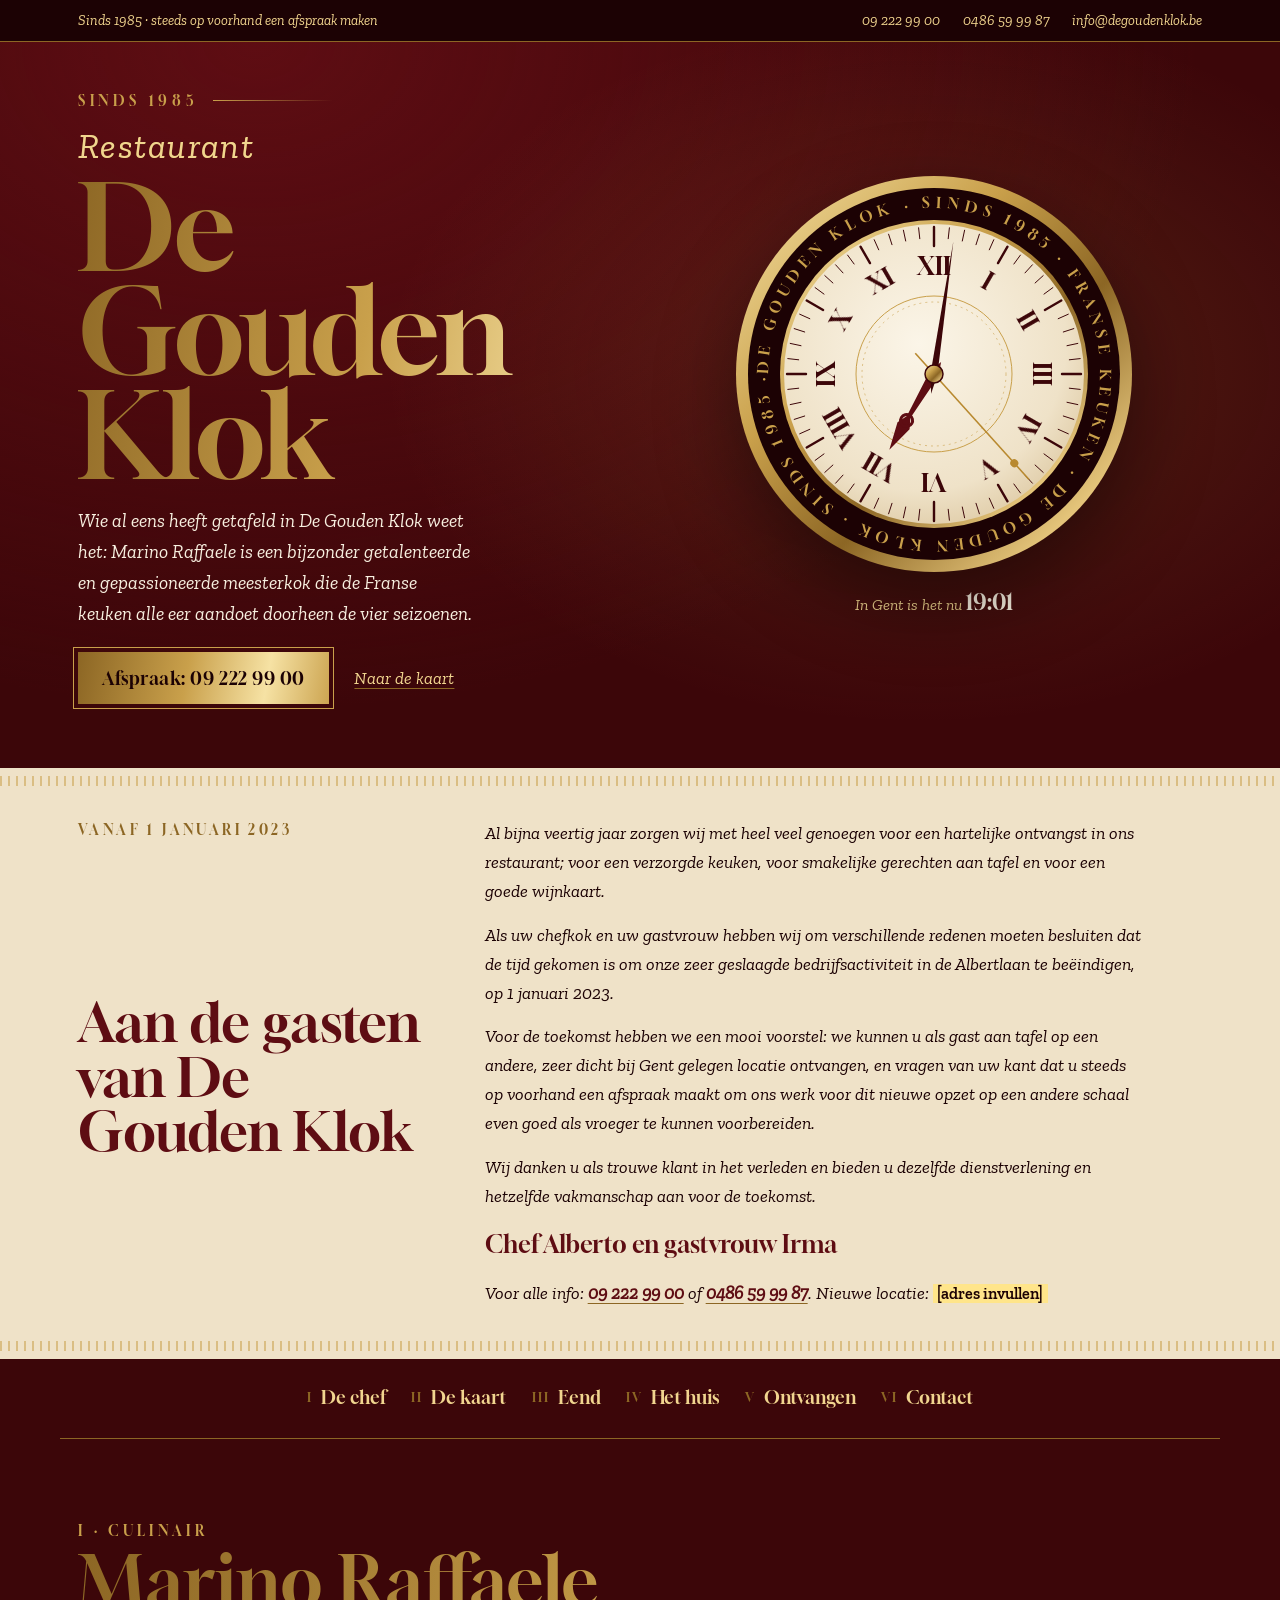
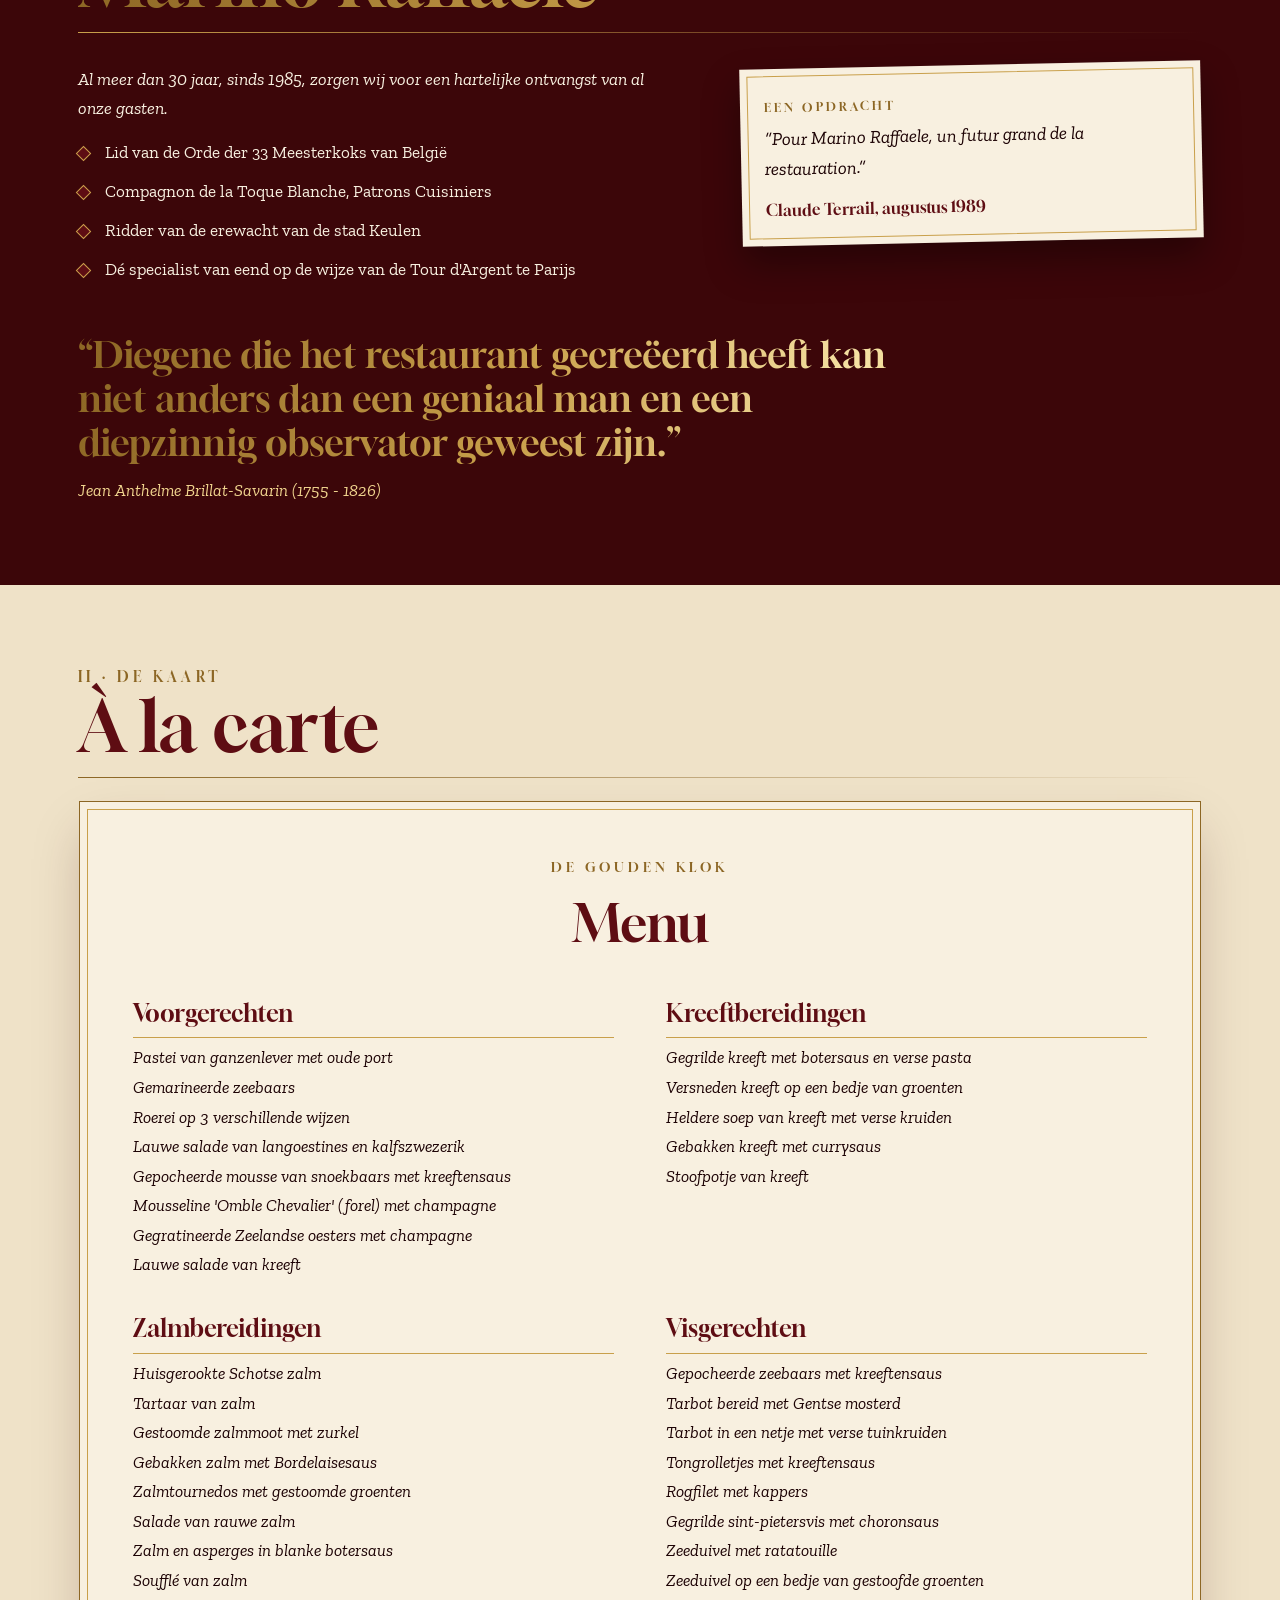
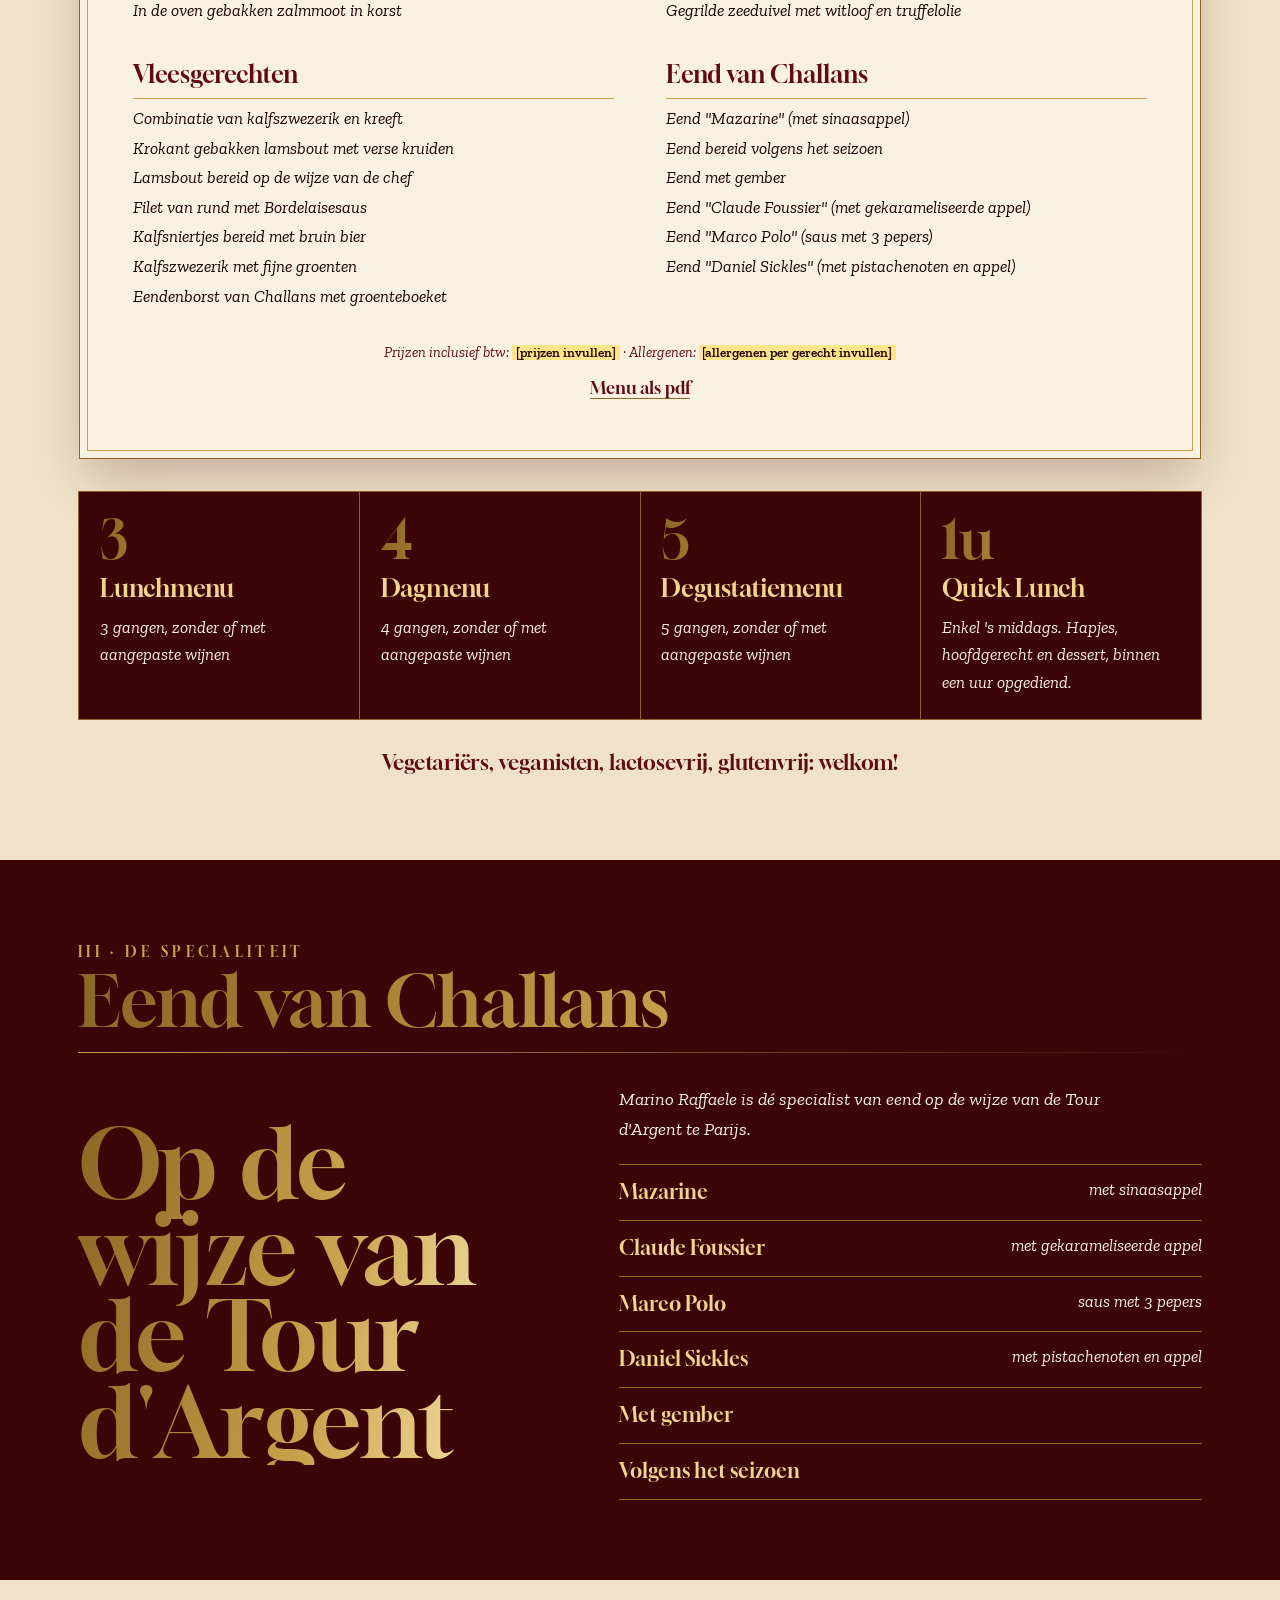
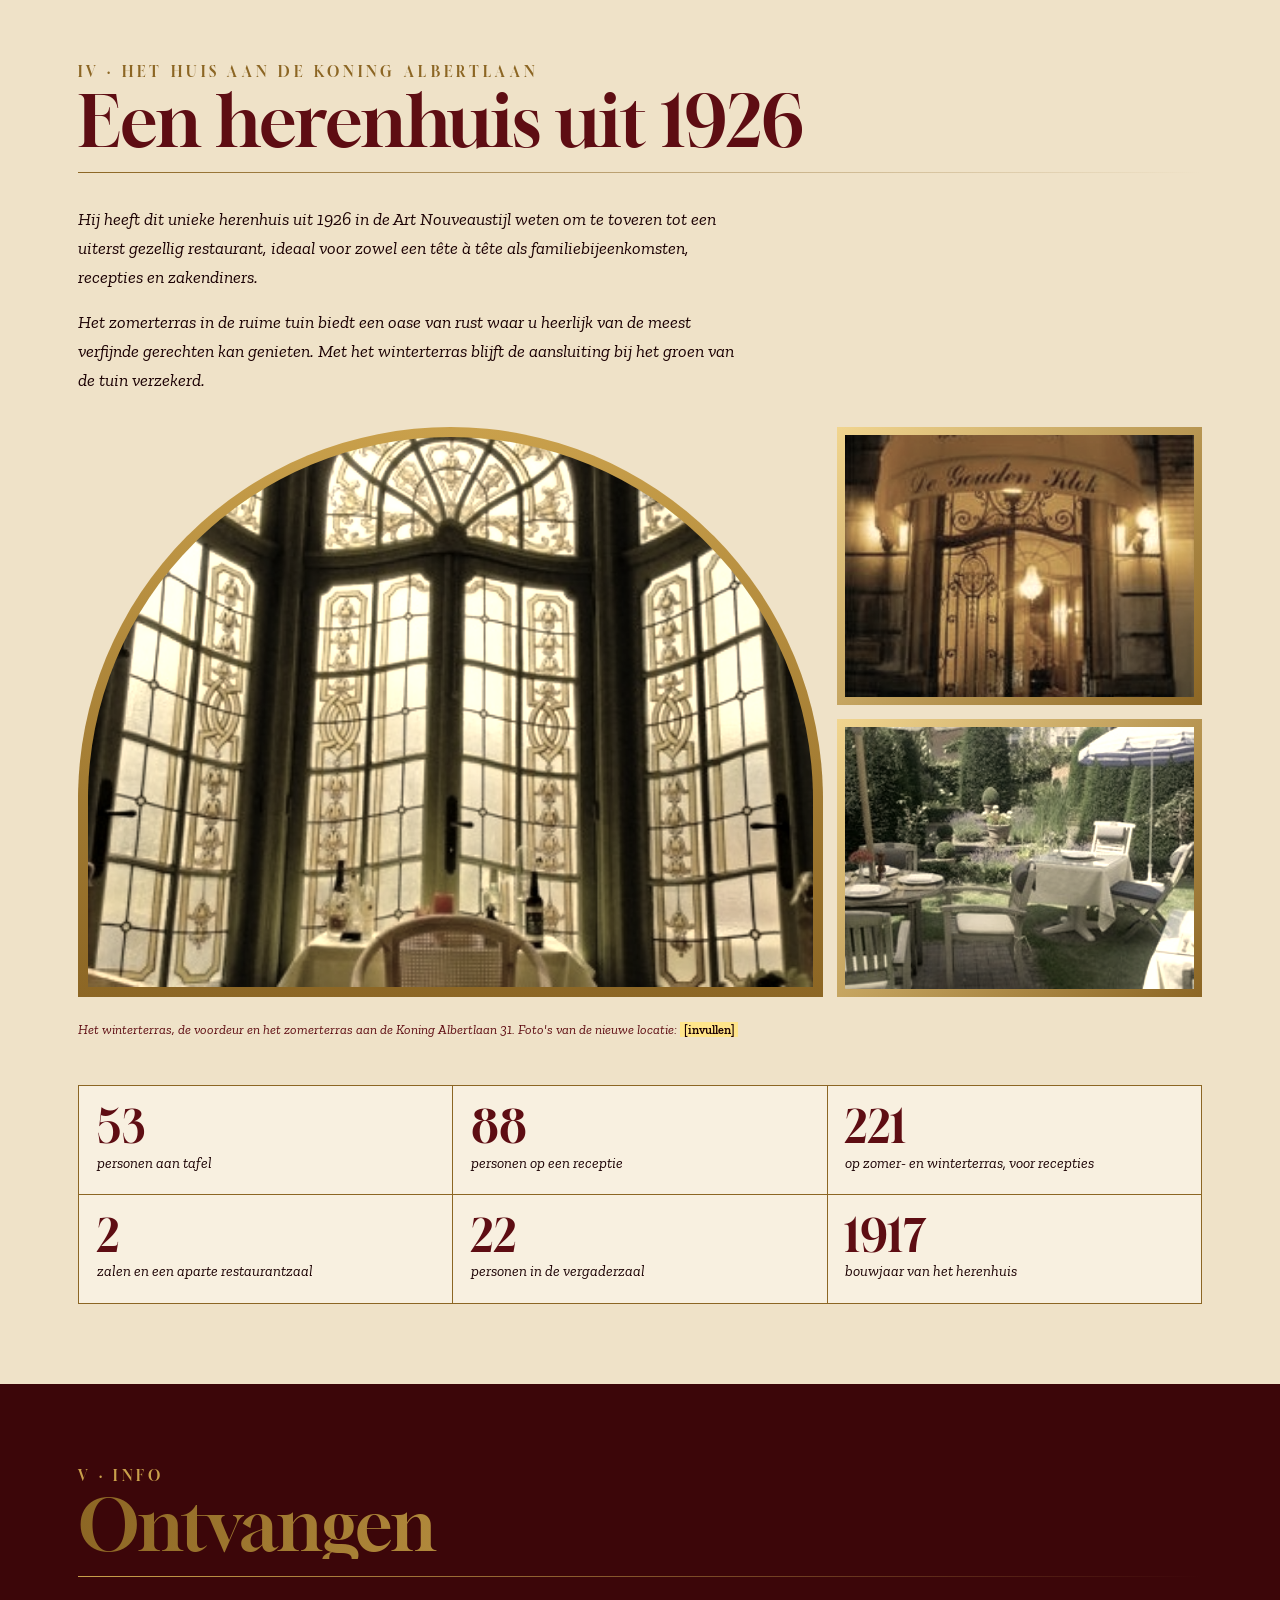
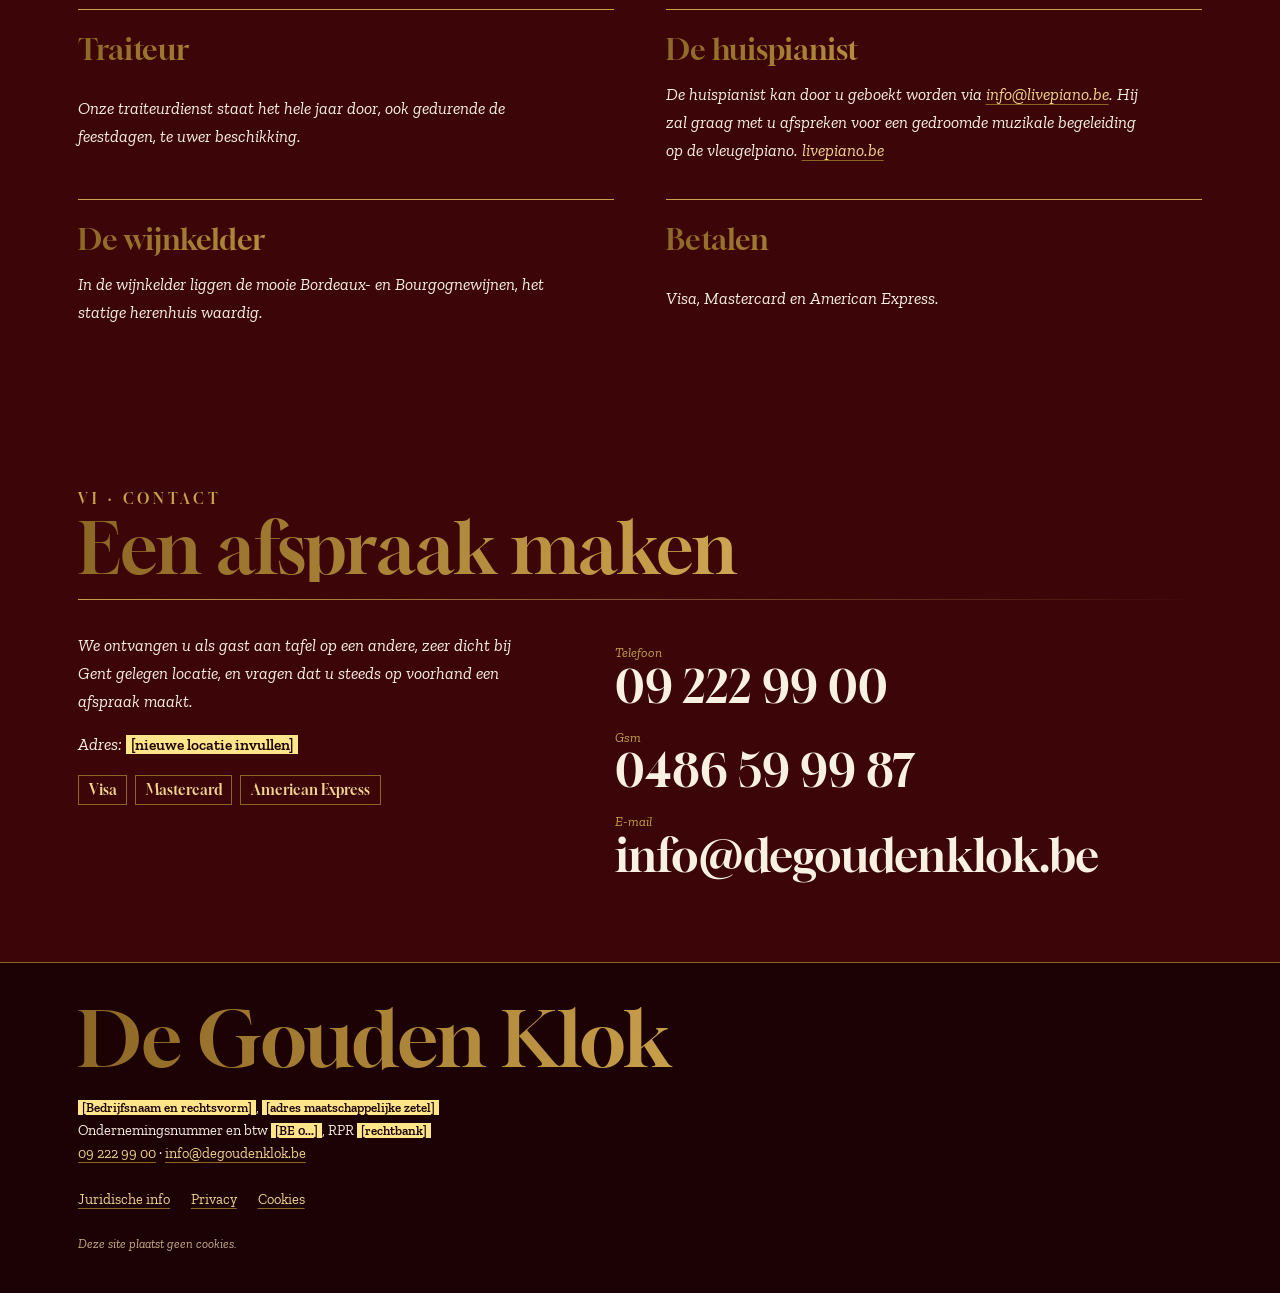
<file: index.html>
<!doctype html>
<html lang="nl-BE">
<head>
<meta charset="utf-8">
<meta name="viewport" content="width=device-width, initial-scale=1, viewport-fit=cover">
<title>De Gouden Klok</title>
<meta name="claude:viewport-fit-sides" content="cover">
<meta name="description" content="De Gouden Klok, Franse keuken sinds 1985. Eend van Challans op de wijze van de Tour d'Argent, kreeft, zalm en vis. Reserveren: 09 222 99 00.">
<meta name="theme-color" content="#1C0204">
<link rel="icon" href="assets/img/klok.svg" type="image/svg+xml">
<link rel="stylesheet" href="assets/gk-stijl.css">
</head>
<body>

<div class="lijn">
  <div class="wrap">
    <span>Sinds 1985 &middot; steeds op voorhand een afspraak maken</span>
    <span class="rechts">
      <a href="tel:+3292229900">09 222 99 00</a>
      <a href="tel:+32486599987">0486 59 99 87</a>
      <a href="mailto:info@degoudenklok.be">info@degoudenklok.be</a>
    </span>
  </div>
</div>

<header class="kop" id="top">
  <div class="wrap">
    <div class="kop-tekst">
      <p class="sinds">Sinds 1985</p>
      <h1 class="goud"><small>Restaurant</small>De Gouden Klok</h1>
      <p class="intro">Wie al eens heeft getafeld in De Gouden Klok weet het: Marino Raffaele is een bijzonder getalenteerde en gepassioneerde meesterkok die de Franse keuken alle eer aandoet doorheen de vier seizoenen.</p>
      <div class="acties">
        <a class="knop" href="tel:+3292229900">Afspraak: 09 222 99 00</a>
        <a class="tekstlink" href="#kaart">Naar de kaart</a>
      </div>
    </div>
    <div class="pendule">
      <svg class="klok" width="400" height="400" viewBox="0 0 400 400" role="img" aria-label="Gouden klok met de huidige tijd in Gent" data-klok>
  <defs>
    <linearGradient id="bezel" x1="0" y1="0" x2="1" y2="1"><stop offset="0" stop-color="#F6E2A4"/><stop offset=".35" stop-color="#C9A04B"/><stop offset=".6" stop-color="#8C6624"/><stop offset=".85" stop-color="#E4C47A"/><stop offset="1" stop-color="#9B7429"/></linearGradient>
    <radialGradient id="plaat" cx=".45" cy=".4" r=".7"><stop offset="0" stop-color="#FBF5E8"/><stop offset=".7" stop-color="#EFE2C8"/><stop offset="1" stop-color="#D9C39A"/></radialGradient>
    <path id="ringpad" d="M200,200 m-166,0 a166,166 0 1,1 332,0 a166,166 0 1,1 -332,0"/>
  </defs>
  <circle cx="200" cy="200" r="198" fill="url(#bezel)"/>
  <circle cx="200" cy="200" r="186" fill="#1C0204"/>
  <g class="ring-tekst"><text font-family="Gloock, Georgia, serif" font-size="15" letter-spacing="6" fill="#C9A04B"><textPath href="#ringpad">DE GOUDEN KLOK &#183; SINDS 1985 &#183; FRANSE KEUKEN &#183; DE GOUDEN KLOK &#183; SINDS 1985 &#183; FRANSE KEUKEN &#183;</textPath></text></g>
  <circle cx="200" cy="200" r="154" fill="url(#bezel)"/>
  <circle cx="200" cy="200" r="150" fill="url(#plaat)"/>
  <circle cx="200" cy="200" r="78" fill="none" stroke="#C9A04B" stroke-width="1"/>
  <circle cx="200" cy="200" r="72" fill="none" stroke="#C9A04B" stroke-width=".6" stroke-dasharray="2 4"/>
  <g stroke="#3C0609" stroke-linecap="round"><line class="streep" style="animation-delay:0ms" x1="200.0" y1="53.0" x2="200.0" y2="72.0" stroke-width="2.4"/><line class="streep" style="animation-delay:18ms" x1="215.4" y1="53.8" x2="214.2" y2="64.7" stroke-width="1"/><line class="streep" style="animation-delay:36ms" x1="230.6" y1="56.2" x2="228.3" y2="67.0" stroke-width="1"/><line class="streep" style="animation-delay:54ms" x1="245.4" y1="60.2" x2="242.0" y2="70.7" stroke-width="1"/><line class="streep" style="animation-delay:72ms" x1="259.8" y1="65.7" x2="255.3" y2="75.8" stroke-width="1"/><line class="streep" style="animation-delay:90ms" x1="273.5" y1="72.7" x2="264.0" y2="89.1" stroke-width="2.4"/><line class="streep" style="animation-delay:108ms" x1="286.4" y1="81.1" x2="279.9" y2="90.0" stroke-width="1"/><line class="streep" style="animation-delay:126ms" x1="298.4" y1="90.8" x2="291.0" y2="98.9" stroke-width="1"/><line class="streep" style="animation-delay:144ms" x1="309.2" y1="101.6" x2="301.1" y2="109.0" stroke-width="1"/><line class="streep" style="animation-delay:162ms" x1="318.9" y1="113.6" x2="310.0" y2="120.1" stroke-width="1"/><line class="streep" style="animation-delay:180ms" x1="327.3" y1="126.5" x2="310.9" y2="136.0" stroke-width="2.4"/><line class="streep" style="animation-delay:198ms" x1="334.3" y1="140.2" x2="324.2" y2="144.7" stroke-width="1"/><line class="streep" style="animation-delay:216ms" x1="339.8" y1="154.6" x2="329.3" y2="158.0" stroke-width="1"/><line class="streep" style="animation-delay:234ms" x1="343.8" y1="169.4" x2="333.0" y2="171.7" stroke-width="1"/><line class="streep" style="animation-delay:252ms" x1="346.2" y1="184.6" x2="335.3" y2="185.8" stroke-width="1"/><line class="streep" style="animation-delay:270ms" x1="347.0" y1="200.0" x2="328.0" y2="200.0" stroke-width="2.4"/><line class="streep" style="animation-delay:288ms" x1="346.2" y1="215.4" x2="335.3" y2="214.2" stroke-width="1"/><line class="streep" style="animation-delay:306ms" x1="343.8" y1="230.6" x2="333.0" y2="228.3" stroke-width="1"/><line class="streep" style="animation-delay:324ms" x1="339.8" y1="245.4" x2="329.3" y2="242.0" stroke-width="1"/><line class="streep" style="animation-delay:342ms" x1="334.3" y1="259.8" x2="324.2" y2="255.3" stroke-width="1"/><line class="streep" style="animation-delay:360ms" x1="327.3" y1="273.5" x2="310.9" y2="264.0" stroke-width="2.4"/><line class="streep" style="animation-delay:378ms" x1="318.9" y1="286.4" x2="310.0" y2="279.9" stroke-width="1"/><line class="streep" style="animation-delay:396ms" x1="309.2" y1="298.4" x2="301.1" y2="291.0" stroke-width="1"/><line class="streep" style="animation-delay:414ms" x1="298.4" y1="309.2" x2="291.0" y2="301.1" stroke-width="1"/><line class="streep" style="animation-delay:432ms" x1="286.4" y1="318.9" x2="279.9" y2="310.0" stroke-width="1"/><line class="streep" style="animation-delay:450ms" x1="273.5" y1="327.3" x2="264.0" y2="310.9" stroke-width="2.4"/><line class="streep" style="animation-delay:468ms" x1="259.8" y1="334.3" x2="255.3" y2="324.2" stroke-width="1"/><line class="streep" style="animation-delay:486ms" x1="245.4" y1="339.8" x2="242.0" y2="329.3" stroke-width="1"/><line class="streep" style="animation-delay:504ms" x1="230.6" y1="343.8" x2="228.3" y2="333.0" stroke-width="1"/><line class="streep" style="animation-delay:522ms" x1="215.4" y1="346.2" x2="214.2" y2="335.3" stroke-width="1"/><line class="streep" style="animation-delay:540ms" x1="200.0" y1="347.0" x2="200.0" y2="328.0" stroke-width="2.4"/><line class="streep" style="animation-delay:558ms" x1="184.6" y1="346.2" x2="185.8" y2="335.3" stroke-width="1"/><line class="streep" style="animation-delay:576ms" x1="169.4" y1="343.8" x2="171.7" y2="333.0" stroke-width="1"/><line class="streep" style="animation-delay:594ms" x1="154.6" y1="339.8" x2="158.0" y2="329.3" stroke-width="1"/><line class="streep" style="animation-delay:612ms" x1="140.2" y1="334.3" x2="144.7" y2="324.2" stroke-width="1"/><line class="streep" style="animation-delay:630ms" x1="126.5" y1="327.3" x2="136.0" y2="310.9" stroke-width="2.4"/><line class="streep" style="animation-delay:648ms" x1="113.6" y1="318.9" x2="120.1" y2="310.0" stroke-width="1"/><line class="streep" style="animation-delay:666ms" x1="101.6" y1="309.2" x2="109.0" y2="301.1" stroke-width="1"/><line class="streep" style="animation-delay:684ms" x1="90.8" y1="298.4" x2="98.9" y2="291.0" stroke-width="1"/><line class="streep" style="animation-delay:702ms" x1="81.1" y1="286.4" x2="90.0" y2="279.9" stroke-width="1"/><line class="streep" style="animation-delay:720ms" x1="72.7" y1="273.5" x2="89.1" y2="264.0" stroke-width="2.4"/><line class="streep" style="animation-delay:738ms" x1="65.7" y1="259.8" x2="75.8" y2="255.3" stroke-width="1"/><line class="streep" style="animation-delay:756ms" x1="60.2" y1="245.4" x2="70.7" y2="242.0" stroke-width="1"/><line class="streep" style="animation-delay:774ms" x1="56.2" y1="230.6" x2="67.0" y2="228.3" stroke-width="1"/><line class="streep" style="animation-delay:792ms" x1="53.8" y1="215.4" x2="64.7" y2="214.2" stroke-width="1"/><line class="streep" style="animation-delay:810ms" x1="53.0" y1="200.0" x2="72.0" y2="200.0" stroke-width="2.4"/><line class="streep" style="animation-delay:828ms" x1="53.8" y1="184.6" x2="64.7" y2="185.8" stroke-width="1"/><line class="streep" style="animation-delay:846ms" x1="56.2" y1="169.4" x2="67.0" y2="171.7" stroke-width="1"/><line class="streep" style="animation-delay:864ms" x1="60.2" y1="154.6" x2="70.7" y2="158.0" stroke-width="1"/><line class="streep" style="animation-delay:882ms" x1="65.7" y1="140.2" x2="75.8" y2="144.7" stroke-width="1"/><line class="streep" style="animation-delay:900ms" x1="72.7" y1="126.5" x2="89.1" y2="136.0" stroke-width="2.4"/><line class="streep" style="animation-delay:918ms" x1="81.1" y1="113.6" x2="90.0" y2="120.1" stroke-width="1"/><line class="streep" style="animation-delay:936ms" x1="90.8" y1="101.6" x2="98.9" y2="109.0" stroke-width="1"/><line class="streep" style="animation-delay:954ms" x1="101.6" y1="90.8" x2="109.0" y2="98.9" stroke-width="1"/><line class="streep" style="animation-delay:972ms" x1="113.6" y1="81.1" x2="120.1" y2="90.0" stroke-width="1"/><line class="streep" style="animation-delay:990ms" x1="126.5" y1="72.7" x2="136.0" y2="89.1" stroke-width="2.4"/><line class="streep" style="animation-delay:1008ms" x1="140.2" y1="65.7" x2="144.7" y2="75.8" stroke-width="1"/><line class="streep" style="animation-delay:1026ms" x1="154.6" y1="60.2" x2="158.0" y2="70.7" stroke-width="1"/><line class="streep" style="animation-delay:1044ms" x1="169.4" y1="56.2" x2="171.7" y2="67.0" stroke-width="1"/><line class="streep" style="animation-delay:1062ms" x1="184.6" y1="53.8" x2="185.8" y2="64.7" stroke-width="1"/></g>
  <g font-family="Gloock, Georgia, serif" font-size="25" fill="#3C0609"><text class="cijfer" style="animation-delay:1100ms" x="200.0" y="92.0" text-anchor="middle" dominant-baseline="central" transform="rotate(0 200.0 92.0)">XII</text><text class="cijfer" style="animation-delay:1170ms" x="254.0" y="106.5" text-anchor="middle" dominant-baseline="central" transform="rotate(30 254.0 106.5)">I</text><text class="cijfer" style="animation-delay:1240ms" x="293.5" y="146.0" text-anchor="middle" dominant-baseline="central" transform="rotate(60 293.5 146.0)">II</text><text class="cijfer" style="animation-delay:1310ms" x="308.0" y="200.0" text-anchor="middle" dominant-baseline="central" transform="rotate(90 308.0 200.0)">III</text><text class="cijfer" style="animation-delay:1380ms" x="293.5" y="254.0" text-anchor="middle" dominant-baseline="central" transform="rotate(120 293.5 254.0)">IV</text><text class="cijfer" style="animation-delay:1450ms" x="254.0" y="293.5" text-anchor="middle" dominant-baseline="central" transform="rotate(150 254.0 293.5)">V</text><text class="cijfer" style="animation-delay:1520ms" x="200.0" y="308.0" text-anchor="middle" dominant-baseline="central" transform="rotate(180 200.0 308.0)">VI</text><text class="cijfer" style="animation-delay:1590ms" x="146.0" y="293.5" text-anchor="middle" dominant-baseline="central" transform="rotate(210 146.0 293.5)">VII</text><text class="cijfer" style="animation-delay:1660ms" x="106.5" y="254.0" text-anchor="middle" dominant-baseline="central" transform="rotate(240 106.5 254.0)">VIII</text><text class="cijfer" style="animation-delay:1730ms" x="92.0" y="200.0" text-anchor="middle" dominant-baseline="central" transform="rotate(270 92.0 200.0)">IX</text><text class="cijfer" style="animation-delay:1800ms" x="106.5" y="146.0" text-anchor="middle" dominant-baseline="central" transform="rotate(300 106.5 146.0)">X</text><text class="cijfer" style="animation-delay:1870ms" x="146.0" y="106.5" text-anchor="middle" dominant-baseline="central" transform="rotate(330 146.0 106.5)">XI</text></g>
  <g class="wijzer" data-uur><path d="M200 214 L195 200 L198 150 L193 140 L200 112 L207 140 L202 150 L205 200 Z" fill="#5E0D13"/><circle cx="200" cy="146" r="6" fill="none" stroke="#5E0D13" stroke-width="3"/></g>
  <g class="wijzer" data-min><path d="M200 220 L196.5 200 L198.5 120 L200 66 L201.5 120 L203.5 200 Z" fill="#3C0609"/></g>
  <g class="wijzer sec" data-sec><line x1="200" y1="228" x2="200" y2="58" stroke="#B8892F" stroke-width="1.6"/><circle cx="200" cy="80" r="4" fill="#B8892F"/></g>
  <circle cx="200" cy="200" r="9" fill="url(#bezel)" stroke="#3C0609" stroke-width="1.5"/>
</svg>
      <p class="tijd-tekst">In Gent is het nu <b data-tijd>&nbsp;</b></p>
    </div>
  </div>
</header>

<section class="brief" aria-labelledby="brief-titel">
  <div class="wrap">
    <div class="brief-kop">
      <span class="datum">Vanaf 1 januari 2023</span>
      <h2 id="brief-titel">Aan de gasten van De Gouden Klok</h2>
    </div>
    <div class="brief-tekst">
      <p>Al bijna veertig jaar zorgen wij met heel veel genoegen voor een hartelijke ontvangst in ons restaurant; voor een verzorgde keuken, voor smakelijke gerechten aan tafel en voor een goede wijnkaart.</p>
      <p>Als uw chefkok en uw gastvrouw hebben wij om verschillende redenen moeten besluiten dat de tijd gekomen is om onze zeer geslaagde bedrijfsactiviteit in de Albertlaan te beëindigen, op 1 januari 2023.</p>
      <p>Voor de toekomst hebben we een mooi voorstel: we kunnen u als gast aan tafel op een andere, zeer dicht bij Gent gelegen locatie ontvangen, en vragen van uw kant dat u steeds op voorhand een afspraak maakt om ons werk voor dit nieuwe opzet op een andere schaal even goed als vroeger te kunnen voorbereiden.</p>
      <p>Wij danken u als trouwe klant in het verleden en bieden u dezelfde dienstverlening en hetzelfde vakmanschap aan voor de toekomst.</p>
      <p class="handtekening">Chef Alberto en gastvrouw Irma</p>
      <p>Voor alle info: <a href="tel:+3292229900">09 222 99 00</a> of <a href="tel:+32486599987">0486 59 99 87</a>. Nieuwe locatie: <span class="invullen">[adres invullen]</span></p>
    </div>
  </div>
</section>

<nav class="wrap tafel" aria-label="Op deze pagina">
  <a href="#chef"><span>I</span>De chef</a>
  <a href="#kaart"><span>II</span>De kaart</a>
  <a href="#eend"><span>III</span>Eend</a>
  <a href="#huis"><span>IV</span>Het huis</a>
  <a href="#ontvangen"><span>V</span>Ontvangen</a>
  <a href="#contact"><span>VI</span>Contact</a>
</nav>

<main>
  <section class="wrap sectie" id="chef" aria-labelledby="chef-titel">
    <div class="titel wacht">
      <span class="nr">I &middot; Culinair</span>
      <h2 id="chef-titel" class="goud">Marino Raffaele</h2>
    </div>
    <div class="chef">
      <div class="chef-tekst">
        <p>Al meer dan 30 jaar, sinds 1985, zorgen wij voor een hartelijke ontvangst van al onze gasten.</p>
        <ul class="titels">
          <li>Lid van de Orde der 33 Meesterkoks van België</li>
          <li>Compagnon de la Toque Blanche, Patrons Cuisiniers</li>
          <li>Ridder van de erewacht van de stad Keulen</li>
          <li>Dé specialist van eend op de wijze van de Tour d'Argent te Parijs</li>
        </ul>
      </div>
      <div class="opdracht">
        <span class="label">Een opdracht</span>
        &ldquo;Pour Marino Raffaele, un futur grand de la restauration.&rdquo;
        <span class="wie">Claude Terrail, augustus 1989</span>
      </div>
    </div>
    <blockquote class="citaat-groot">
      <p class="goud">&ldquo;Diegene die het restaurant gecreëerd heeft kan niet anders dan een geniaal man en een diepzinnig observator geweest zijn.&rdquo;</p>
      <cite>Jean Anthelme Brillat-Savarin (1755 - 1826)</cite>
    </blockquote>
  </section>

  <section class="licht sectie" id="kaart" aria-labelledby="kaart-titel">
    <div class="wrap">
      <div class="titel wacht">
        <span class="nr">II &middot; De kaart</span>
        <h2 id="kaart-titel">&Agrave; la carte</h2>
      </div>

      <div class="kaart">
        <div class="kaart-kop">
          <span class="klein">De Gouden Klok</span>
          <h3>Menu</h3>
        </div>
        <div class="gangen" data-gangen>
          <div class="gang">
            <h4>Voorgerechten</h4>
            <ul>
              <li>Pastei van ganzenlever met oude port</li>
              <li>Gemarineerde zeebaars</li>
              <li>Roerei op 3 verschillende wijzen</li>
              <li>Lauwe salade van langoestines en kalfszwezerik</li>
              <li>Gepocheerde mousse van snoekbaars met kreeftensaus</li>
              <li>Mousseline 'Omble Chevalier' (forel) met champagne</li>
              <li>Gegratineerde Zeelandse oesters met champagne</li>
              <li>Lauwe salade van kreeft</li>
            </ul>
          </div>
          <div class="gang">
            <h4>Kreeftbereidingen</h4>
            <ul>
              <li>Gegrilde kreeft met botersaus en verse pasta</li>
              <li>Versneden kreeft op een bedje van groenten</li>
              <li>Heldere soep van kreeft met verse kruiden</li>
              <li>Gebakken kreeft met currysaus</li>
              <li>Stoofpotje van kreeft</li>
            </ul>
          </div>
          <div class="gang">
            <h4>Zalmbereidingen</h4>
            <ul>
              <li>Huisgerookte Schotse zalm</li>
              <li>Tartaar van zalm</li>
              <li>Gestoomde zalmmoot met zurkel</li>
              <li>Gebakken zalm met Bordelaisesaus</li>
              <li>Zalmtournedos met gestoomde groenten</li>
              <li>Salade van rauwe zalm</li>
              <li>Zalm en asperges in blanke botersaus</li>
              <li>Soufflé van zalm</li>
              <li>In de oven gebakken zalmmoot in korst</li>
            </ul>
          </div>
          <div class="gang">
            <h4>Visgerechten</h4>
            <ul>
              <li>Gepocheerde zeebaars met kreeftensaus</li>
              <li>Tarbot bereid met Gentse mosterd</li>
              <li>Tarbot in een netje met verse tuinkruiden</li>
              <li>Tongrolletjes met kreeftensaus</li>
              <li>Rogfilet met kappers</li>
              <li>Gegrilde sint-pietersvis met choronsaus</li>
              <li>Zeeduivel met ratatouille</li>
              <li>Zeeduivel op een bedje van gestoofde groenten</li>
              <li>Gegrilde zeeduivel met witloof en truffelolie</li>
            </ul>
          </div>
          <div class="gang">
            <h4>Vleesgerechten</h4>
            <ul>
              <li>Combinatie van kalfszwezerik en kreeft</li>
              <li>Krokant gebakken lamsbout met verse kruiden</li>
              <li>Lamsbout bereid op de wijze van de chef</li>
              <li>Filet van rund met Bordelaisesaus</li>
              <li>Kalfsniertjes bereid met bruin bier</li>
              <li>Kalfszwezerik met fijne groenten</li>
              <li>Eendenborst van Challans met groenteboeket</li>
            </ul>
          </div>
          <div class="gang">
            <h4>Eend van Challans</h4>
            <ul>
              <li>Eend "Mazarine" (met sinaasappel)</li>
              <li>Eend bereid volgens het seizoen</li>
              <li>Eend met gember</li>
              <li>Eend "Claude Foussier" (met gekarameliseerde appel)</li>
              <li>Eend "Marco Polo" (saus met 3 pepers)</li>
              <li>Eend "Daniel Sickles" (met pistachenoten en appel)</li>
            </ul>
          </div>
        </div>
        <p class="kaart-voet">Prijzen inclusief btw: <span class="invullen">[prijzen invullen]</span> &middot; Allergenen: <span class="invullen">[allergenen per gerecht invullen]</span></p>
        <div class="printlinks"><a href="https://degoudenklok.be/Menu%20De%20Gouden%20Klok.pdf" target="_blank" rel="noopener">Menu als pdf</a></div>
      </div>

      <div class="formules">
        <div class="formule"><span class="aantal goud">3</span><h3>Lunchmenu</h3><p>3 gangen, zonder of met aangepaste wijnen</p></div>
        <div class="formule"><span class="aantal goud">4</span><h3>Dagmenu</h3><p>4 gangen, zonder of met aangepaste wijnen</p></div>
        <div class="formule"><span class="aantal goud">5</span><h3>Degustatiemenu</h3><p>5 gangen, zonder of met aangepaste wijnen</p></div>
        <div class="formule"><span class="aantal goud">1u</span><h3>Quick Lunch</h3><p>Enkel 's middags. Hapjes, hoofdgerecht en dessert, binnen een uur opgediend.</p></div>
      </div>
      <p class="dieet">Vegetariërs, veganisten, lactosevrij, glutenvrij: welkom!</p>
    </div>
  </section>

  <section class="wrap sectie eend" id="eend" aria-labelledby="eend-titel">
    <div class="titel wacht">
      <span class="nr">III &middot; De specialiteit</span>
      <h2 id="eend-titel" class="goud">Eend van Challans</h2>
    </div>
    <div class="eend-raster">
      <p class="groot goud">Op de wijze van de Tour d'Argent</p>
      <div class="eend-tekst">
        <p>Marino Raffaele is dé specialist van eend op de wijze van de Tour d'Argent te Parijs.</p>
        <ul class="eend-lijst">
          <li><b>Mazarine</b><span>met sinaasappel</span></li>
          <li><b>Claude Foussier</b><span>met gekarameliseerde appel</span></li>
          <li><b>Marco Polo</b><span>saus met 3 pepers</span></li>
          <li><b>Daniel Sickles</b><span>met pistachenoten en appel</span></li>
          <li><b>Met gember</b></li>
          <li><b>Volgens het seizoen</b></li>
        </ul>
      </div>
    </div>
  </section>

  <section class="licht sectie" id="huis" aria-labelledby="huis-titel">
    <div class="wrap">
      <div class="titel wacht">
        <span class="nr">IV &middot; Het huis aan de Koning Albertlaan</span>
        <h2 id="huis-titel">Een herenhuis uit 1926</h2>
      </div>
      <div class="huis-tekst">
        <p>Hij heeft dit unieke herenhuis uit 1926 in de Art Nouveaustijl weten om te toveren tot een uiterst gezellig restaurant, ideaal voor zowel een tête à tête als familiebijeenkomsten, recepties en zakendiners.</p>
        <p>Het zomerterras in de ruime tuin biedt een oase van rust waar u heerlijk van de meest verfijnde gerechten kan genieten. Met het winterterras blijft de aansluiting bij het groen van de tuin verzekerd.</p>
      </div>
      <div class="huis-fotos">
        <figure class="raam foto-kader"><img src="assets/img/glasramen-winterterras.jpg" alt="Gedekte tafel voor hoge art-nouveau glasramen met gouden lood"></figure>
        <figure class="lijst foto-kader"><img src="assets/img/voordeur-luifel.jpg" alt="De verlichte voordeur met smeedijzer en de luifel met 'Restaurant De Gouden Klok'"></figure>
        <figure class="lijst foto-kader"><img src="assets/img/zomerterras-tuin.jpg" alt="Gedekte tafels met witte tafellakens in de tuin, tussen hagen en lavendel"></figure>
        <p class="onderschrift">Het winterterras, de voordeur en het zomerterras aan de Koning Albertlaan 31. Foto's van de nieuwe locatie: <span class="invullen">[invullen]</span></p>
      </div>
      <div class="cijfers">
        <div><b data-tel="60">60</b><span>personen aan tafel</span></div>
        <div><b data-tel="100">100</b><span>personen op een receptie</span></div>
        <div><b data-tel="250">250</b><span>op zomer- en winterterras, voor recepties</span></div>
        <div><b data-tel="2">2</b><span>zalen en een aparte restaurantzaal</span></div>
        <div><b data-tel="25">25</b><span>personen in de vergaderzaal</span></div>
        <div><b data-tel="1926">1926</b><span>bouwjaar van het herenhuis</span></div>
      </div>
    </div>
  </section>

  <section class="wrap sectie" id="ontvangen" aria-labelledby="ontvangen-titel">
    <div class="titel wacht">
      <span class="nr">V &middot; Info</span>
      <h2 id="ontvangen-titel" class="goud">Ontvangen</h2>
    </div>
    <div class="extras">
      <div class="extra">
        <h3 class="goud">Traiteur</h3>
        <p>Onze traiteurdienst staat het hele jaar door, ook gedurende de feestdagen, te uwer beschikking.</p>
      </div>
      <div class="extra">
        <h3 class="goud">De huispianist</h3>
        <p>De huispianist kan door u geboekt worden via <a href="mailto:info@livepiano.be">info@livepiano.be</a>. Hij zal graag met u afspreken voor een gedroomde muzikale begeleiding op de vleugelpiano. <a href="http://www.livepiano.be" target="_blank" rel="noopener">livepiano.be</a></p>
      </div>
      <div class="extra">
        <h3 class="goud">De wijnkelder</h3>
        <p>In de wijnkelder liggen de mooie Bordeaux- en Bourgognewijnen, het statige herenhuis waardig.</p>
      </div>
      <div class="extra">
        <h3 class="goud">Betalen</h3>
        <p>Visa, Mastercard en American Express.</p>
      </div>
    </div>
  </section>

  <section class="wrap sectie" id="contact" aria-labelledby="contact-titel">
    <div class="titel wacht">
      <span class="nr">VI &middot; Contact</span>
      <h2 id="contact-titel" class="goud">Een afspraak maken</h2>
    </div>
    <div class="contact">
      <div class="contact-tekst">
        <p>We ontvangen u als gast aan tafel op een andere, zeer dicht bij Gent gelegen locatie, en vragen dat u steeds op voorhand een afspraak maakt.</p>
        <p>Adres: <span class="invullen">[nieuwe locatie invullen]</span></p>
        <div class="kaarten" aria-label="Betaalkaarten"><span>Visa</span><span>Mastercard</span><span>American Express</span></div>
      </div>
      <div class="nummers">
        <a href="tel:+3292229900"><small>Telefoon</small>09 222 99 00</a>
        <a href="tel:+32486599987"><small>Gsm</small>0486 59 99 87</a>
        <a href="mailto:info@degoudenklok.be"><small>E-mail</small>info@degoudenklok.be</a>
      </div>
    </div>
  </section>
</main>

<footer class="voet">
  <div class="wrap">
    <p class="voet-naam goud">De Gouden Klok</p>
    <div>
      <p><span class="invullen">[Bedrijfsnaam en rechtsvorm]</span>, <span class="invullen">[adres maatschappelijke zetel]</span></p>
      <p>Ondernemingsnummer en btw <span class="invullen">[BE 0...]</span>, RPR <span class="invullen">[rechtbank]</span></p>
      <p><a href="tel:+3292229900">09 222 99 00</a> &middot; <a href="mailto:info@degoudenklok.be">info@degoudenklok.be</a></p>
    </div>
    <div class="voet-links">
      <a href="juridische-info.html">Juridische info</a>
      <a href="privacy.html">Privacy</a>
      <a href="cookies.html">Cookies</a>
    </div>
    <p class="klein">Deze site plaatst geen cookies.</p>
  </div>
</footer>

<div class="belbalk">
  <a href="tel:+3292229900">Bel 09 222 99 00</a>
  <a href="mailto:info@degoudenklok.be">Mail ons</a>
</div>

<script src="assets/gk-script.js"></script>
</body>
</html>
</file>
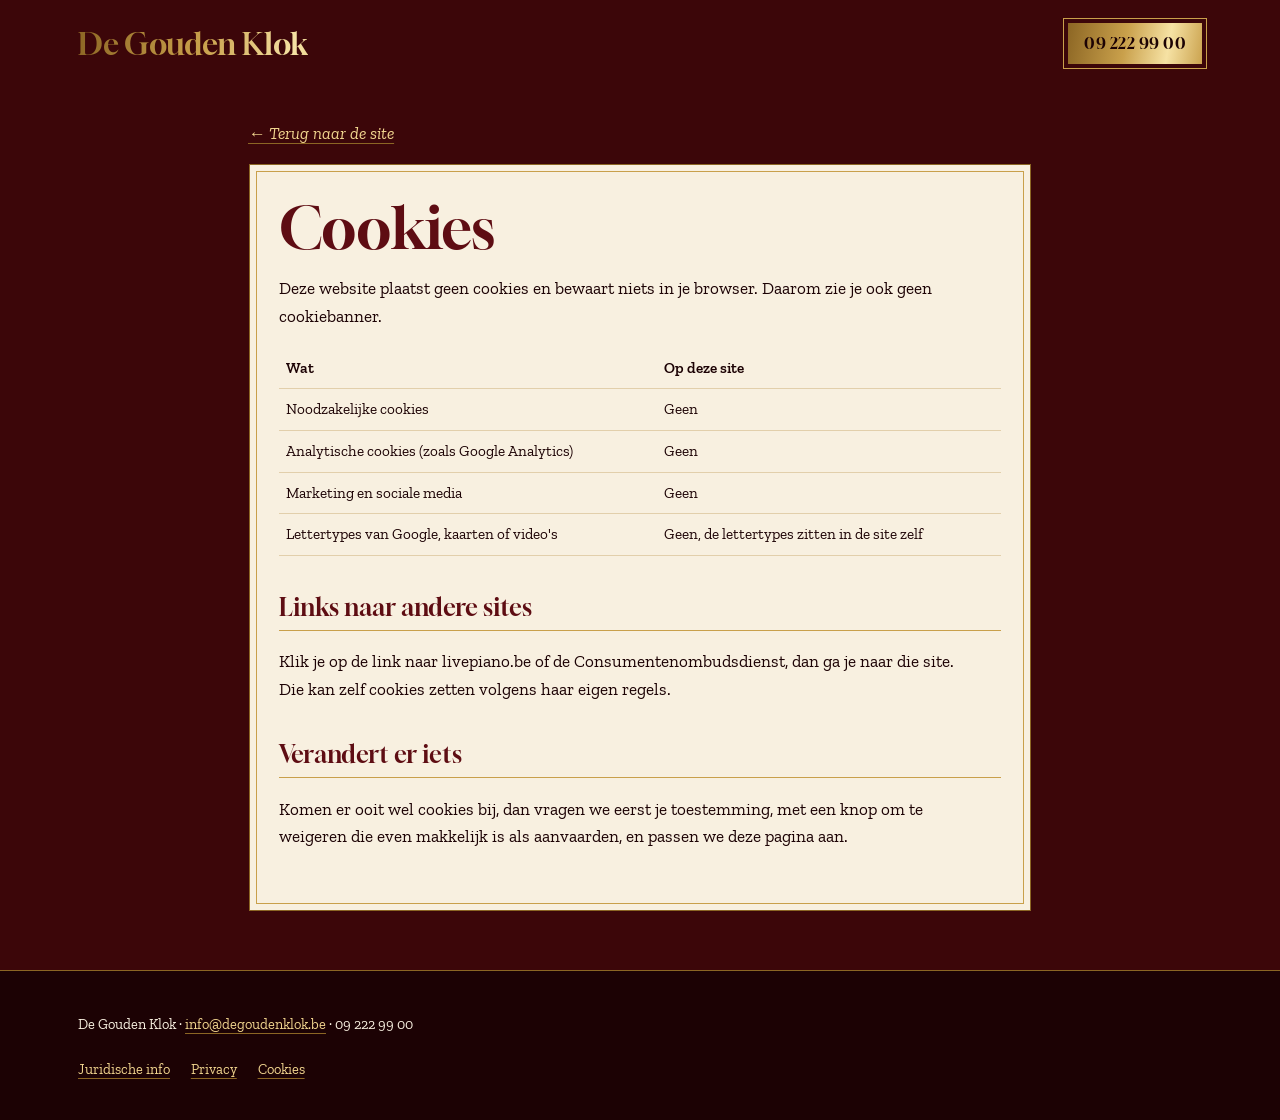
<file: cookies.html>
<!doctype html>
<html lang="nl-BE">
<head>
<meta charset="utf-8">
<meta name="viewport" content="width=device-width, initial-scale=1, viewport-fit=cover">
<title>Cookies | De Gouden Klok</title>
<meta name="robots" content="noindex">
<meta name="theme-color" content="#1C0204">
<link rel="icon" href="assets/img/klok.svg" type="image/svg+xml">
<link rel="stylesheet" href="assets/gk-stijl.css">
</head>
<body class="jur-pagina">
<header class="wrap jur-kop">
<a class="naam goud" href="index.html">De Gouden Klok</a>
<a class="knop" href="tel:+3292229900">09 222 99 00</a>
</header>
<main class="wrap jur">
<a class="terug" href="index.html">&larr; Terug naar de site</a>
<div class="jur-paneel">
<h1>Cookies</h1>
<p>Deze website plaatst geen cookies en bewaart niets in je browser. Daarom zie je ook geen cookiebanner.</p>
<div class="tabel-scroll"><table>
<thead><tr><th>Wat</th><th>Op deze site</th></tr></thead>
<tbody>
<tr><td>Noodzakelijke cookies</td><td>Geen</td></tr>
<tr><td>Analytische cookies (zoals Google Analytics)</td><td>Geen</td></tr>
<tr><td>Marketing en sociale media</td><td>Geen</td></tr>
<tr><td>Lettertypes van Google, kaarten of video's</td><td>Geen, de lettertypes zitten in de site zelf</td></tr>
</tbody></table></div>
<h2>Links naar andere sites</h2>
<p>Klik je op de link naar livepiano.be of de Consumentenombudsdienst, dan ga je naar die site. Die kan zelf cookies zetten volgens haar eigen regels.</p>
<h2>Verandert er iets</h2>
<p>Komen er ooit wel cookies bij, dan vragen we eerst je toestemming, met een knop om te weigeren die even makkelijk is als aanvaarden, en passen we deze pagina aan.</p>
</div>
</main>
<footer class="voet"><div class="wrap">
<p>De Gouden Klok &middot; <a href="mailto:info@degoudenklok.be">info@degoudenklok.be</a> &middot; 09 222 99 00</p>
<div class="voet-links"><a href="juridische-info.html">Juridische info</a><a href="privacy.html">Privacy</a><a href="cookies.html">Cookies</a></div>
</div></footer>
</body>
</html>
</file>
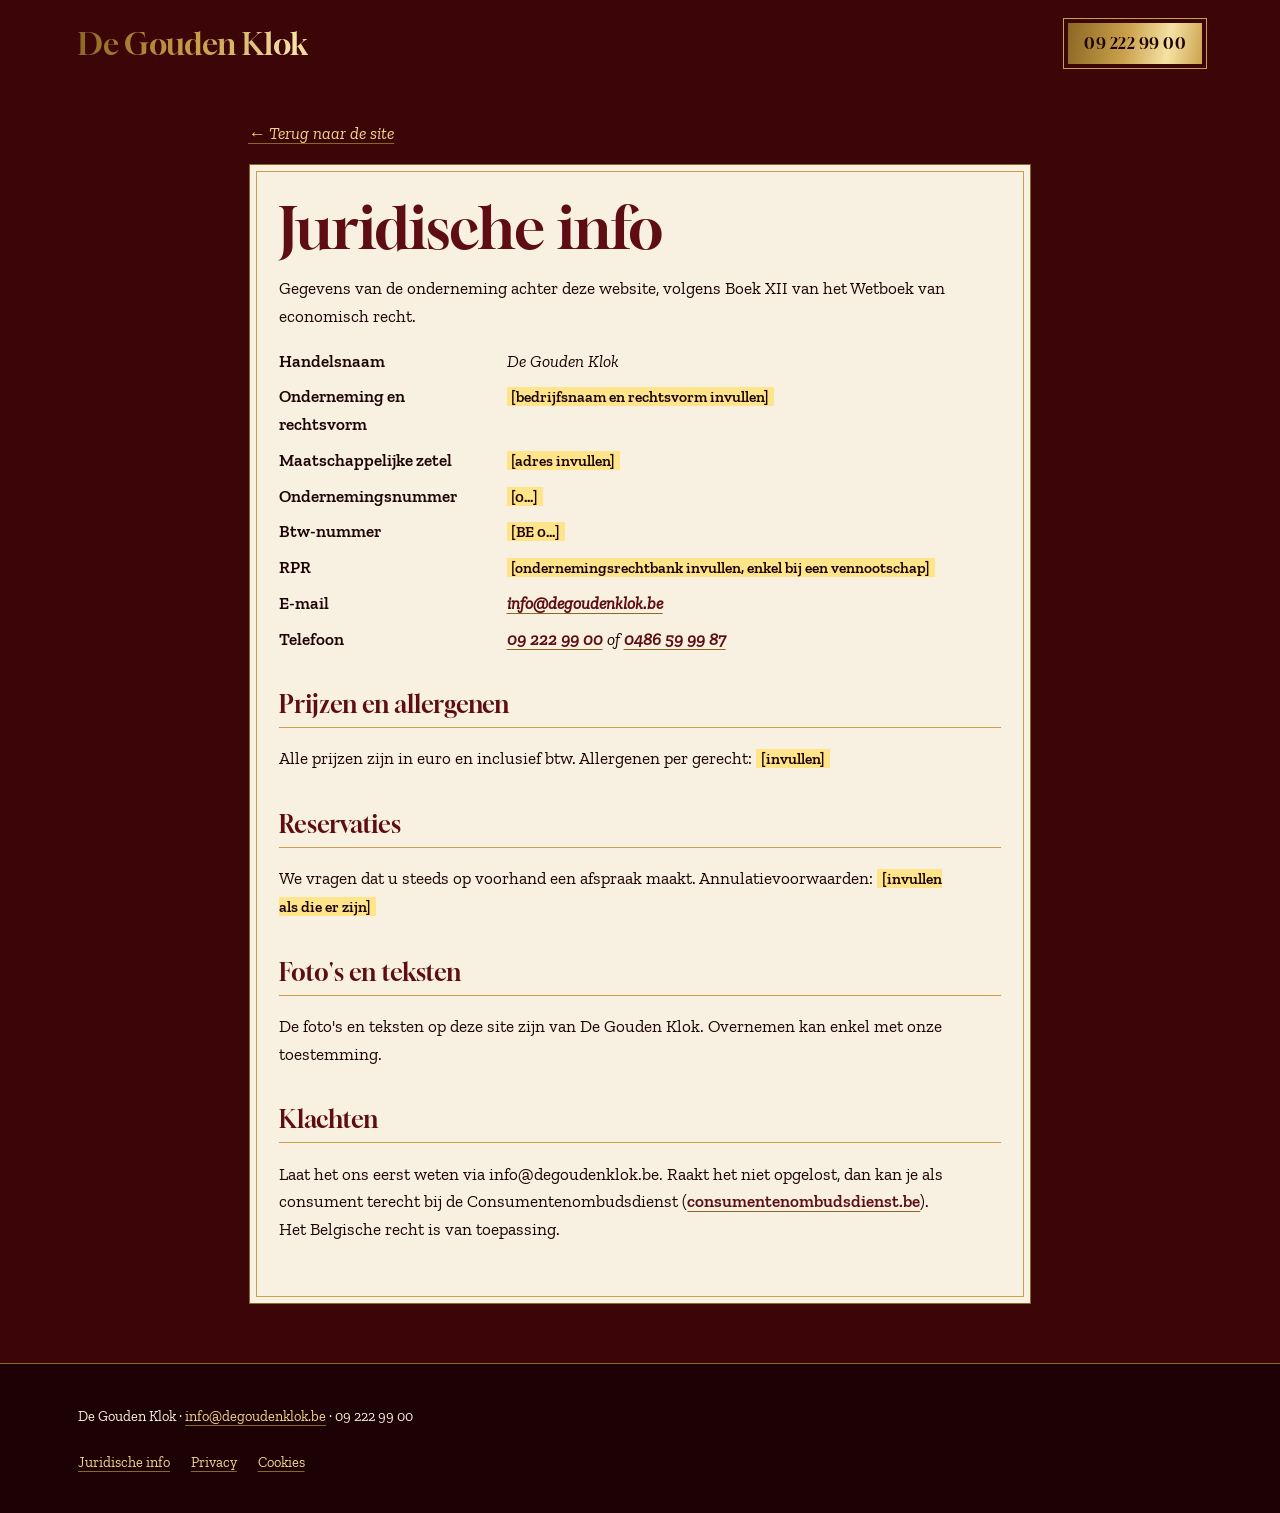
<file: juridische-info.html>
<!doctype html>
<html lang="nl-BE">
<head>
<meta charset="utf-8">
<meta name="viewport" content="width=device-width, initial-scale=1, viewport-fit=cover">
<title>Juridische info | De Gouden Klok</title>
<meta name="robots" content="noindex">
<meta name="theme-color" content="#1C0204">
<link rel="icon" href="assets/img/klok.svg" type="image/svg+xml">
<link rel="stylesheet" href="assets/gk-stijl.css">
</head>
<body class="jur-pagina">
<header class="wrap jur-kop">
<a class="naam goud" href="index.html">De Gouden Klok</a>
<a class="knop" href="tel:+3292229900">09 222 99 00</a>
</header>
<main class="wrap jur">
<a class="terug" href="index.html">&larr; Terug naar de site</a>
<div class="jur-paneel">
<h1>Juridische info</h1>
<p>Gegevens van de onderneming achter deze website, volgens Boek XII van het Wetboek van economisch recht.</p>
<dl>
<dt>Handelsnaam</dt><dd>De Gouden Klok</dd>
<dt>Onderneming en rechtsvorm</dt><dd><span class="invullen">[bedrijfsnaam en rechtsvorm invullen]</span></dd>
<dt>Maatschappelijke zetel</dt><dd><span class="invullen">[adres invullen]</span></dd>
<dt>Ondernemingsnummer</dt><dd><span class="invullen">[0...]</span></dd>
<dt>Btw-nummer</dt><dd><span class="invullen">[BE 0...]</span></dd>
<dt>RPR</dt><dd><span class="invullen">[ondernemingsrechtbank invullen, enkel bij een vennootschap]</span></dd>
<dt>E-mail</dt><dd><a href="mailto:info@degoudenklok.be">info@degoudenklok.be</a></dd>
<dt>Telefoon</dt><dd><a href="tel:+3292229900">09 222 99 00</a> of <a href="tel:+32486599987">0486 59 99 87</a></dd>
</dl>
<h2>Prijzen en allergenen</h2>
<p>Alle prijzen zijn in euro en inclusief btw. Allergenen per gerecht: <span class="invullen">[invullen]</span></p>
<h2>Reservaties</h2>
<p>We vragen dat u steeds op voorhand een afspraak maakt. Annulatievoorwaarden: <span class="invullen">[invullen als die er zijn]</span></p>
<h2>Foto's en teksten</h2>
<p>De foto's en teksten op deze site zijn van De Gouden Klok. Overnemen kan enkel met onze toestemming.</p>
<h2>Klachten</h2>
<p>Laat het ons eerst weten via info@degoudenklok.be. Raakt het niet opgelost, dan kan je als consument terecht bij de Consumentenombudsdienst (<a href="https://consumentenombudsdienst.be" target="_blank" rel="noopener">consumentenombudsdienst.be</a>). Het Belgische recht is van toepassing.</p>
</div>
</main>
<footer class="voet"><div class="wrap">
<p>De Gouden Klok &middot; <a href="mailto:info@degoudenklok.be">info@degoudenklok.be</a> &middot; 09 222 99 00</p>
<div class="voet-links"><a href="juridische-info.html">Juridische info</a><a href="privacy.html">Privacy</a><a href="cookies.html">Cookies</a></div>
</div></footer>
</body>
</html>
</file>
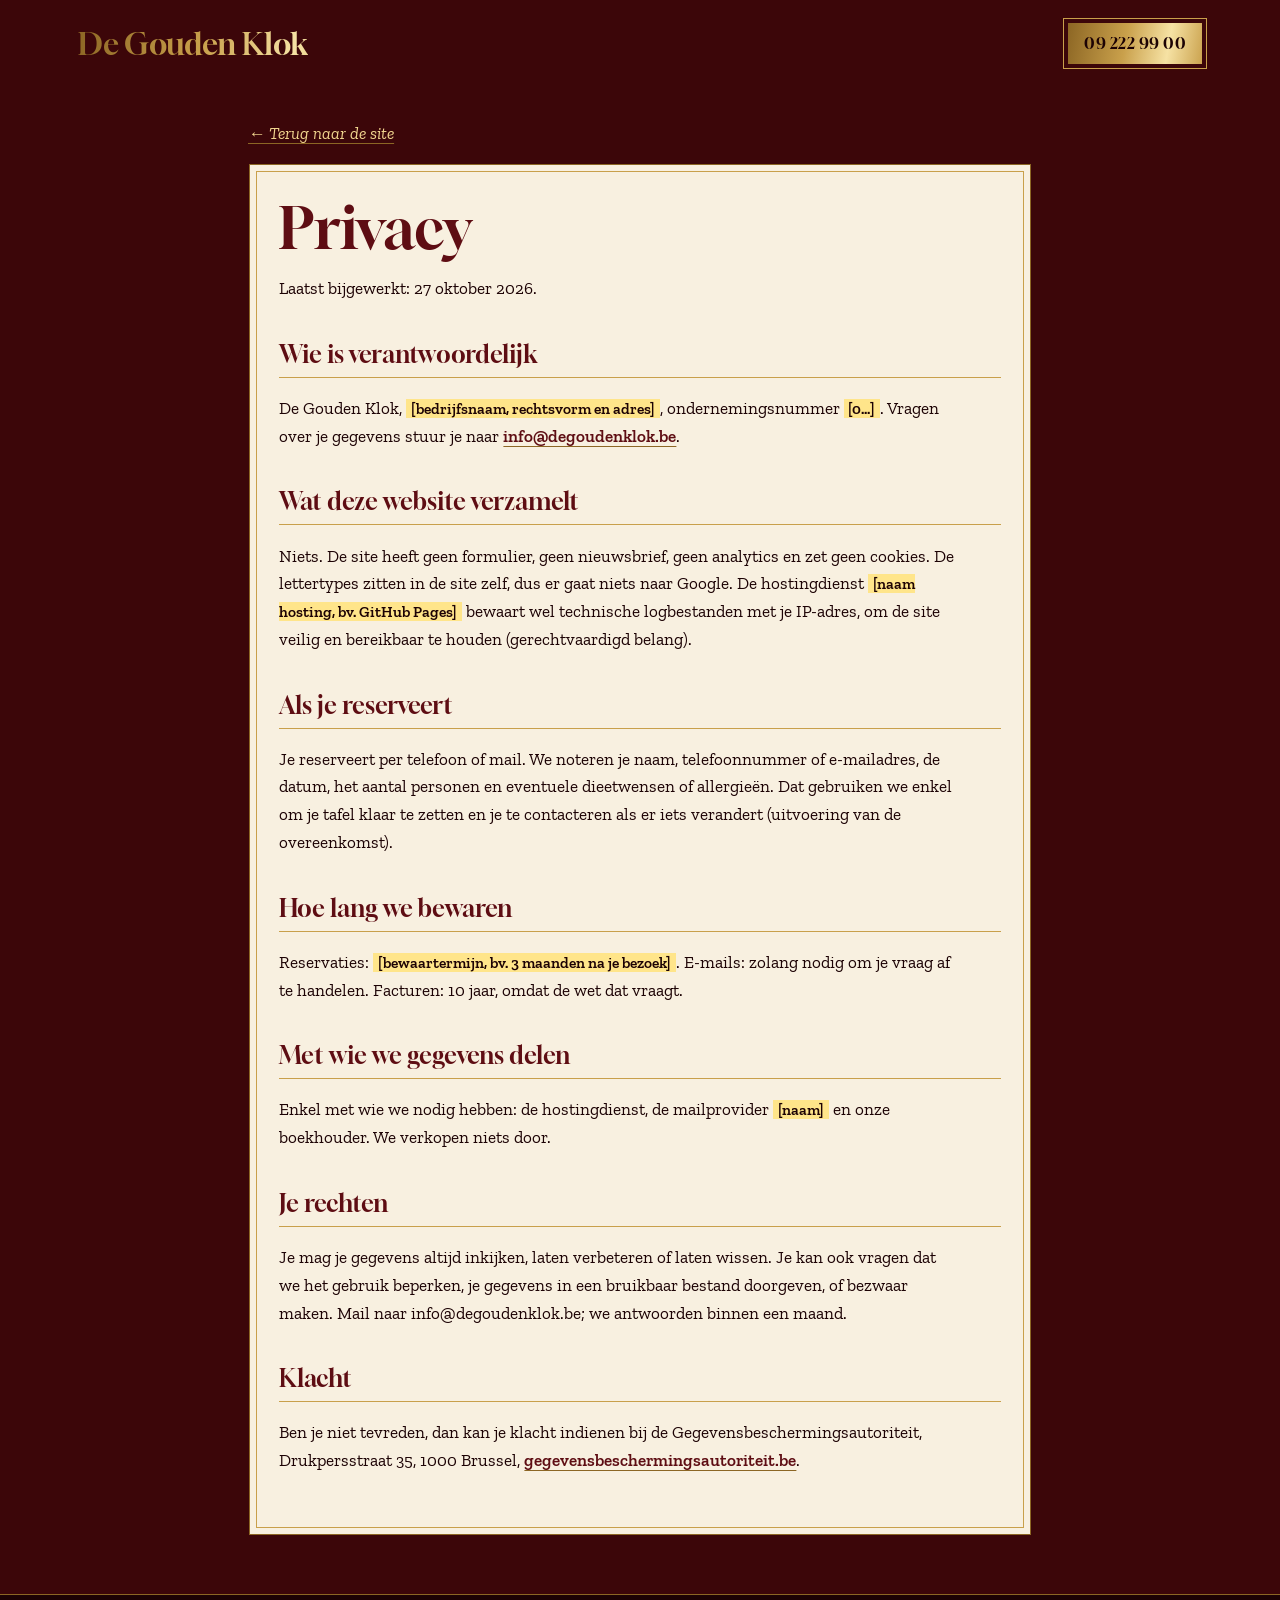
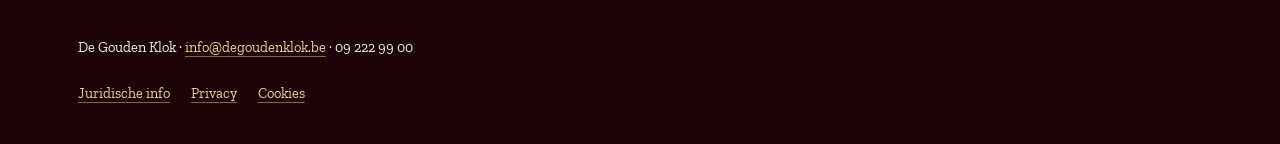
<file: privacy.html>
<!doctype html>
<html lang="nl-BE">
<head>
<meta charset="utf-8">
<meta name="viewport" content="width=device-width, initial-scale=1, viewport-fit=cover">
<title>Privacy | De Gouden Klok</title>
<meta name="robots" content="noindex">
<meta name="theme-color" content="#1C0204">
<link rel="icon" href="assets/img/klok.svg" type="image/svg+xml">
<link rel="stylesheet" href="assets/gk-stijl.css">
</head>
<body class="jur-pagina">
<header class="wrap jur-kop">
<a class="naam goud" href="index.html">De Gouden Klok</a>
<a class="knop" href="tel:+3292229900">09 222 99 00</a>
</header>
<main class="wrap jur">
<a class="terug" href="index.html">&larr; Terug naar de site</a>
<div class="jur-paneel">
<h1>Privacy</h1>
<p>Laatst bijgewerkt: 27 oktober 2026.</p>
<h2>Wie is verantwoordelijk</h2>
<p>De Gouden Klok, <span class="invullen">[bedrijfsnaam, rechtsvorm en adres]</span>, ondernemingsnummer <span class="invullen">[0...]</span>. Vragen over je gegevens stuur je naar <a href="mailto:info@degoudenklok.be">info@degoudenklok.be</a>.</p>
<h2>Wat deze website verzamelt</h2>
<p>Niets. De site heeft geen formulier, geen nieuwsbrief, geen analytics en zet geen cookies. De lettertypes zitten in de site zelf, dus er gaat niets naar Google. De hostingdienst <span class="invullen">[naam hosting, bv. GitHub Pages]</span> bewaart wel technische logbestanden met je IP-adres, om de site veilig en bereikbaar te houden (gerechtvaardigd belang).</p>
<h2>Als je reserveert</h2>
<p>Je reserveert per telefoon of mail. We noteren je naam, telefoonnummer of e-mailadres, de datum, het aantal personen en eventuele dieetwensen of allergieën. Dat gebruiken we enkel om je tafel klaar te zetten en je te contacteren als er iets verandert (uitvoering van de overeenkomst).</p>
<h2>Hoe lang we bewaren</h2>
<p>Reservaties: <span class="invullen">[bewaartermijn, bv. 3 maanden na je bezoek]</span>. E-mails: zolang nodig om je vraag af te handelen. Facturen: 10 jaar, omdat de wet dat vraagt.</p>
<h2>Met wie we gegevens delen</h2>
<p>Enkel met wie we nodig hebben: de hostingdienst, de mailprovider <span class="invullen">[naam]</span> en onze boekhouder. We verkopen niets door.</p>
<h2>Je rechten</h2>
<p>Je mag je gegevens altijd inkijken, laten verbeteren of laten wissen. Je kan ook vragen dat we het gebruik beperken, je gegevens in een bruikbaar bestand doorgeven, of bezwaar maken. Mail naar info@degoudenklok.be; we antwoorden binnen een maand.</p>
<h2>Klacht</h2>
<p>Ben je niet tevreden, dan kan je klacht indienen bij de Gegevensbeschermingsautoriteit, Drukpersstraat 35, 1000 Brussel, <a href="https://www.gegevensbeschermingsautoriteit.be" target="_blank" rel="noopener">gegevensbeschermingsautoriteit.be</a>.</p>
</div>
</main>
<footer class="voet"><div class="wrap">
<p>De Gouden Klok &middot; <a href="mailto:info@degoudenklok.be">info@degoudenklok.be</a> &middot; 09 222 99 00</p>
<div class="voet-links"><a href="juridische-info.html">Juridische info</a><a href="privacy.html">Privacy</a><a href="cookies.html">Cookies</a></div>
</div></footer>
</body>
</html>
</file>
<file: assets/gk-stijl.css>
/* De Gouden Klok
   Opbouw: de klok draagt de pagina. Een grote gouden pendule in de kop toont de echte tijd in Gent,
   elk deel krijgt een klein klokje dat naar zijn uur wijst (I tot VII).
   Kleuren: diep bordeaux zoals hun oude site, champagnebeige voor de kaart en de info, goud als bladgoud.
   Letters: Gloock voor titels, Zilla Slab cursief voor de tekst, zoals de schuine letters van hun oude site. */

@font-face { font-family: "Gloock"; src: url("fonts/gloock-400.woff2") format("woff2"); font-weight: 400; font-display: swap; }
@font-face { font-family: "Zilla Slab"; src: url("fonts/zilla-slab-400-normal.woff2") format("woff2"); font-weight: 400; font-display: swap; }
@font-face { font-family: "Zilla Slab"; src: url("fonts/zilla-slab-400-italic.woff2") format("woff2"); font-weight: 400; font-style: italic; font-display: swap; }
@font-face { font-family: "Zilla Slab"; src: url("fonts/zilla-slab-600-normal.woff2") format("woff2"); font-weight: 600; font-display: swap; }

:root {
  --nacht: #1C0204;
  --bordeaux: #3C0609;
  --wijn: #5E0D13;
  --champagne: #EFE2C8;
  --champagne-diep: #E2CFAB;
  --perkament: #F8F0E0;
  --goud: #C9A04B;
  --goud-licht: #F1D58F;
  --goud-donker: #8C6624;
  --bladgoud: linear-gradient(100deg, #8C6624 0%, #C9A04B 22%, #F6E2A4 38%, #C9A04B 52%, #9B7429 70%, #E4C47A 88%, #8C6624 100%);
  --kop: "Gloock", "Didot", "Bodoni 72", Georgia, serif;
  --tekst: "Zilla Slab", Rockwell, Georgia, serif;
  color-scheme: dark;
}

* { box-sizing: border-box; }
html { scroll-behavior: smooth; }
body {
  margin: 0;
  background: var(--bordeaux);
  color: var(--perkament);
  font-family: var(--tekst);
  font-size: 1.07rem;
  line-height: 1.62;
  padding-bottom: 76px;
  overflow-x: hidden;
}
img { max-width: 100%; display: block; }
a { color: var(--goud-licht); text-decoration-color: var(--goud-donker); text-underline-offset: 4px; }
a:hover { color: var(--perkament); }
:focus-visible { outline: 2px solid var(--goud-licht); outline-offset: 4px; }
.wrap {
  max-width: 1160px;
  margin-inline: auto;
  padding-left: max(18px, env(safe-area-inset-left, 0px));
  padding-right: max(18px, env(safe-area-inset-right, 0px));
}

/* bladgoud dat traag glanst */
.goud {
  background: var(--bladgoud);
  background-size: 250% 100%;
  -webkit-background-clip: text; background-clip: text;
  color: transparent;
  animation: glans 7s ease-in-out infinite;
}
@keyframes glans { 0%, 100% { background-position: 0% 0; } 50% { background-position: 100% 0; } }

/* ---------- bovenlijn ---------- */
.lijn { background: var(--nacht); border-bottom: 1px solid var(--goud-donker); font-size: .9rem; font-style: italic; color: var(--goud-licht); }
.lijn .wrap { display: flex; flex-wrap: wrap; justify-content: space-between; gap: .3rem 1.4rem; padding-block: .55rem; }
.lijn .rechts { display: flex; flex-wrap: wrap; gap: .3rem 1.4rem; }
.lijn a { text-decoration: none; }

/* ---------- kop met de grote klok ---------- */
.kop {
  position: relative;
  background:
    radial-gradient(ellipse 60% 70% at 72% 45%, rgba(201,160,75,.16), transparent 70%),
    radial-gradient(ellipse at 20% 0%, var(--wijn), transparent 65%),
    var(--bordeaux);
  overflow: hidden;
}
.kop .wrap { display: grid; gap: 1.6rem; align-items: center; padding-block: 2.4rem 3.4rem; }
.kop-tekst { display: grid; gap: 1.1rem; min-width: 0; position: relative; z-index: 1; }
.sinds { font-family: var(--kop); letter-spacing: .34em; text-transform: uppercase; font-size: .85rem; margin: 0; display: flex; align-items: center; gap: .9rem; color: var(--goud); }
.sinds::after { content: ""; width: 120px; height: 1px; background: linear-gradient(90deg, var(--goud), transparent); }
.kop h1 { font-family: var(--kop); font-weight: 400; margin: 0; font-size: clamp(3.4rem, 13vw, 7.4rem); line-height: .88; letter-spacing: -.01em; }
.kop h1 small { display: block; font-family: var(--tekst); font-style: italic; font-size: .3em; letter-spacing: .04em; color: var(--goud-licht); margin-bottom: .4em; -webkit-text-fill-color: var(--goud-licht); }
.kop .intro { font-style: italic; font-size: 1.2rem; max-width: 36ch; margin: 0; }
.acties { display: flex; flex-wrap: wrap; gap: .9rem 1.6rem; align-items: center; margin-top: .3rem; }

.knop {
  position: relative; overflow: hidden;
  display: inline-flex; align-items: center; gap: .8rem;
  font-family: var(--kop); font-size: 1.12rem; letter-spacing: .03em;
  color: var(--nacht); background: var(--bladgoud); background-size: 200% 100%;
  text-decoration: none;
  padding: .75rem 1.5rem .7rem;
  outline: 1px solid var(--goud);
  outline-offset: 4px;
  transition: background-position .6s ease, outline-offset .3s;
}
.knop:hover { background-position: 100% 0; color: var(--nacht); outline-offset: 7px; }
.tekstlink { font-style: italic; font-size: 1.1rem; }

/* de pendule */
.pendule { position: relative; justify-self: center; width: min(400px, 78vw); display: grid; justify-items: center; }
.pendule svg.klok { width: 100%; height: auto; display: block; filter: drop-shadow(0 30px 40px rgba(0,0,0,.45)); position: relative; z-index: 2; }
.klok .wijzer { transform-box: view-box; transform-origin: 200px 200px; }
.klok .sec { transition: transform .35s cubic-bezier(.3, 1.7, .5, 1); }
.klok .streep { stroke-dasharray: 40; stroke-dashoffset: 40; animation: streep .8s ease-out forwards; }
@keyframes streep { to { stroke-dashoffset: 0; } }
.klok .cijfer { opacity: 0; animation: cijfer .6s ease-out forwards; }
@keyframes cijfer { to { opacity: 1; } }
.klok .ring-tekst { transform-box: view-box; transform-origin: 200px 200px; animation: ring 120s linear infinite; }
@keyframes ring { to { transform: rotate(-360deg); } }
.slinger {
  width: 28%; margin-top: -18%; z-index: 1;
  transform-origin: 50% 0;
  animation: slinger 2s ease-in-out infinite alternate;
}
.slinger svg { width: 100%; height: auto; display: block; }
@keyframes slinger { from { transform: rotate(9deg); } to { transform: rotate(-9deg); } }
.tijd-tekst { margin: .6rem 0 0; font-style: italic; color: var(--goud-licht); text-align: center; font-size: 1rem; }
.tijd-tekst b { font-family: var(--kop); font-weight: 400; font-style: normal; font-size: 1.4rem; color: var(--perkament); font-variant-numeric: tabular-nums; }

/* ---------- brief van de chef ---------- */
.brief { background: var(--champagne); color: var(--nacht); position: relative; }
.brief::before, .brief::after { content: ""; position: absolute; left: 0; right: 0; height: 10px; background: repeating-linear-gradient(90deg, var(--goud) 0 2px, transparent 2px 8px); opacity: .55; }
.brief::before { top: 8px; } .brief::after { bottom: 8px; }
.brief .wrap { display: grid; gap: 1.4rem; padding-block: 3.2rem; }
.brief-kop { display: grid; gap: .3rem; }
.brief-kop .datum { font-family: var(--kop); color: var(--goud-donker); letter-spacing: .25em; text-transform: uppercase; font-size: .85rem; }
.brief-kop h2 { font-family: var(--kop); font-weight: 400; font-size: clamp(2rem, 6vw, 3.4rem); line-height: 1; margin: 0; color: var(--wijn); }
.brief-tekst { display: grid; gap: .9rem; font-style: italic; font-size: 1.12rem; max-width: 66ch; }
.brief-tekst p { margin: 0; }
.brief-tekst .handtekening { font-family: var(--kop); font-style: normal; font-size: 1.5rem; color: var(--wijn); }
.brief-tekst a { color: var(--wijn); font-weight: 600; }

/* ---------- inhoudstafel als wijzerplaat ---------- */
.tafel { display: flex; flex-wrap: wrap; justify-content: center; gap: .5rem 1.6rem; padding-block: 1.6rem; border-bottom: 1px solid var(--goud-donker); }
.tafel a { display: inline-flex; align-items: center; gap: .5rem; text-decoration: none; font-family: var(--kop); font-size: 1.1rem; color: var(--goud-licht); }
.tafel a:hover { color: var(--perkament); }
.tafel span { font-size: .8rem; letter-spacing: .15em; color: var(--goud-donker); }

/* ---------- secties ---------- */
.sectie { padding-block: 3.6rem; }
.titel { display: grid; gap: .3rem; margin-bottom: 2rem; }
.titel .nr { font-family: var(--kop); color: var(--goud); font-size: .9rem; letter-spacing: .3em; text-transform: uppercase; }
.titel h2 { font-family: var(--kop); font-weight: 400; font-size: clamp(2.3rem, 7vw, 4.4rem); line-height: .95; margin: 0; }
.titel::after { content: ""; grid-column: 1 / -1; height: 1px; margin-top: .8rem; background: linear-gradient(90deg, var(--goud), transparent); transform-origin: left; transform: scaleX(var(--lijn, 1)); transition: transform 1.2s cubic-bezier(.2, .8, .2, 1); }
.titel.wacht::after { --lijn: 0; }
.licht .titel h2 { color: var(--wijn); }
.licht .titel .nr { color: var(--goud-donker); }
.licht .titel::after { background: linear-gradient(90deg, var(--goud-donker), transparent); }

.uurklok .wijzer { transform-box: view-box; transform-origin: 32px 32px; transition: transform 1.4s cubic-bezier(.3, 1.4, .5, 1); }

.licht { background: var(--champagne); color: var(--nacht); }
.licht a { color: var(--wijn); text-decoration-color: var(--goud-donker); }

/* chef */
.chef { display: grid; gap: 2.4rem; align-items: start; }
.chef-tekst { display: grid; gap: 1rem; min-width: 0; }
.chef-tekst p { margin: 0; max-width: 60ch; font-style: italic; font-size: 1.12rem; }
.titels { list-style: none; margin: 0; padding: 0; display: grid; gap: .7rem; }
.titels li { padding-left: 1.7rem; position: relative; }
.titels li::before { content: ""; position: absolute; left: 0; top: .55em; width: 9px; height: 9px; border: 1px solid var(--goud); transform: rotate(45deg); background: var(--wijn); }
.opdracht {
  position: relative;
  padding: 1.8rem 1.5rem 1.4rem;
  background: var(--perkament); color: var(--nacht);
  font-style: italic; font-size: 1.15rem;
  transform: rotate(-1.2deg);
  box-shadow: 0 18px 36px rgba(0,0,0,.35);
}
.opdracht::before { content: ""; position: absolute; inset: 7px; border: 1px solid var(--goud); pointer-events: none; }
.opdracht .wie { display: block; margin-top: .8rem; font-style: normal; font-family: var(--kop); color: var(--wijn); font-size: 1rem; }
.opdracht .label { display: block; font-family: var(--kop); font-style: normal; letter-spacing: .25em; text-transform: uppercase; font-size: .75rem; color: var(--goud-donker); margin-bottom: .5rem; }

.citaat-groot { margin: 3rem 0 0; display: grid; gap: .8rem; max-width: 820px; }
.citaat-groot p { margin: 0; font-family: var(--kop); font-size: clamp(1.5rem, 4vw, 2.3rem); line-height: 1.2; }
.citaat-groot cite { font-style: italic; color: var(--goud-licht); }

/* ---------- de kaart ---------- */
.kaart {
  background: var(--perkament);
  color: var(--nacht);
  padding: 2.2rem 1.3rem 2.4rem;
  position: relative;
  box-shadow: 0 0 0 1px var(--goud), 0 0 0 8px var(--perkament), 0 0 0 9px var(--goud-donker), 0 24px 50px rgba(60,6,9,.25);
  margin: 10px;
}
.kaart-kop { text-align: center; display: grid; gap: .2rem; justify-items: center; margin-bottom: 1.8rem; }
.kaart-kop .klein { font-family: var(--kop); letter-spacing: .3em; text-transform: uppercase; color: var(--goud-donker); font-size: .8rem; }
.kaart-kop h3 { font-family: var(--kop); font-weight: 400; font-size: clamp(2rem, 6vw, 3.2rem); margin: 0; color: var(--wijn); }
.kaart-kop svg { width: 46px; height: 46px; margin-top: .4rem; }
.gangen { display: grid; gap: 2rem 3.2rem; }
.gang h4 { font-family: var(--kop); font-weight: 400; font-size: 1.5rem; color: var(--wijn); margin: 0 0 .5rem; padding-bottom: .3rem; border-bottom: 1px solid var(--goud); }
.gang ul { list-style: none; margin: 0; padding: 0; display: grid; gap: .35rem; }
.gang li { font-style: italic; line-height: 1.4; }
.gang li.wacht { opacity: 0; transform: translateY(8px); }
.gang li { transition: opacity .6s ease, transform .6s ease; }
.kaart-voet { margin: 2rem 0 0; text-align: center; font-size: .92rem; font-style: italic; color: var(--wijn); }
.printlinks { display: flex; justify-content: center; gap: 1.4rem; margin-top: .6rem; font-family: var(--kop); }

/* menuformules */
.formules { display: grid; gap: 1px; background: var(--goud-donker); border: 1px solid var(--goud-donker); margin-top: 2.6rem; }
.formule { background: var(--bordeaux); color: var(--perkament); padding: 1.4rem 1.3rem; display: grid; gap: .35rem; align-content: start; min-width: 0; transition: background .4s; }
.formule:hover { background: var(--wijn); }
.formule .aantal { font-family: var(--kop); font-size: 3.4rem; line-height: .9; }
.formule h3 { font-family: var(--kop); font-weight: 400; margin: 0; font-size: 1.5rem; color: var(--goud-licht); }
.formule p { margin: 0; font-style: italic; }
.dieet { margin: 1.6rem 0 0; font-family: var(--kop); font-size: 1.3rem; color: var(--wijn); text-align: center; }

/* eend */
.eend-raster { display: grid; gap: 2.2rem; align-items: center; }
.eend .groot { font-family: var(--kop); font-size: clamp(2.8rem, 10vw, 6rem); line-height: .9; margin: 0; }
.eend-tekst { display: grid; gap: 1.2rem; min-width: 0; }
.eend-tekst > p { margin: 0; max-width: 54ch; font-style: italic; font-size: 1.15rem; }
.eend-lijst { display: grid; list-style: none; margin: 0; padding: 0; border-top: 1px solid var(--goud-donker); }
.eend-lijst li { display: flex; justify-content: space-between; gap: 1rem; flex-wrap: wrap; padding: .7rem 0; border-bottom: 1px solid var(--goud-donker); transition: padding .3s, background .3s; }
.eend-lijst li:hover { padding-inline: .6rem; background: rgba(201,160,75,.08); }
.eend-lijst b { font-family: var(--kop); font-weight: 400; color: var(--goud-licht); font-size: 1.25rem; }
.eend-lijst span { font-style: italic; }

/* huis */
.huis-tekst { display: grid; gap: 1rem; max-width: 66ch; margin-bottom: 2rem; font-style: italic; font-size: 1.12rem; }
.huis-tekst p { margin: 0; }
.huis-fotos { display: grid; grid-template-columns: repeat(6, minmax(0, 1fr)); gap: 14px; align-items: stretch; }
.raam { margin: 0; grid-column: span 6; position: relative; padding: 10px; border-radius: 999px 999px 0 0; background: linear-gradient(var(--goud), var(--goud-donker)); }
.raam img { width: 100%; aspect-ratio: 3 / 2; object-fit: cover; border-radius: 999px 999px 0 0; }
.lijst { margin: 0; grid-column: span 3; padding: 8px; background: linear-gradient(135deg, var(--goud-licht), var(--goud-donker)); }
.lijst img { width: 100%; height: 100%; aspect-ratio: 4 / 3; object-fit: cover; }
.foto-kader { overflow: hidden; }
.foto-kader img { filter: sepia(.55) saturate(.8) contrast(1.05); transition: transform 1.6s cubic-bezier(.2, .8, .2, 1); }
.foto-kader:hover img { transform: scale(1.06); }
.onderschrift { font-size: .85rem; font-style: italic; color: var(--wijn); margin-top: .4rem; grid-column: 1 / -1; }

.cijfers { display: grid; grid-template-columns: repeat(2, minmax(0, 1fr)); gap: 1px; background: var(--goud-donker); border: 1px solid var(--goud-donker); margin-top: 2rem; }
.cijfers div { background: var(--perkament); padding: 1.1rem; min-width: 0; }
.cijfers b { display: block; font-family: var(--kop); font-weight: 400; font-size: 2.8rem; line-height: 1; color: var(--wijn); font-variant-numeric: tabular-nums; }
.cijfers span { font-style: italic; font-size: .95rem; }

/* extra's */
.extras { display: grid; gap: 1.8rem; }
.extra { border-top: 1px solid var(--goud); padding-top: 1rem; display: grid; gap: .5rem; }
.extra h3 { font-family: var(--kop); font-weight: 400; font-size: 1.8rem; margin: 0; }
.extra p { margin: 0; max-width: 48ch; font-style: italic; }

/* contact */
.contact { display: grid; gap: 2rem; }
.contact-tekst { display: grid; gap: 1rem; align-content: start; min-width: 0; }
.contact-tekst p { margin: 0; font-style: italic; max-width: 46ch; }
.nummers { display: grid; gap: .3rem; }
.nummers a { font-family: var(--kop); font-size: clamp(1.7rem, 5.5vw, 2.8rem); text-decoration: none; color: var(--perkament); line-height: 1.15; overflow-wrap: anywhere; transition: color .3s; }
.nummers a:hover { color: var(--goud-licht); }
.nummers small { display: block; font-family: var(--tekst); font-style: italic; color: var(--goud); font-size: .85rem; margin-top: .8rem; }
.kaarten { display: flex; gap: .5rem; flex-wrap: wrap; }
.kaarten span { border: 1px solid var(--goud-donker); padding: .2rem .6rem; font-size: .85rem; font-family: var(--kop); color: var(--goud-licht); }

/* ---------- voet ---------- */
.voet { background: var(--nacht); border-top: 1px solid var(--goud-donker); font-size: .9rem; }
.voet .wrap { display: grid; gap: 1.4rem; padding-block: 2.6rem 2.4rem; }
.voet-naam { font-family: var(--kop); font-size: clamp(2.4rem, 9vw, 4.8rem); line-height: .9; margin: 0; }
.voet p { margin: 0; }
.voet-links { display: flex; flex-wrap: wrap; gap: .4rem 1.3rem; }
.voet .klein { font-size: .8rem; color: #C9B08E; font-style: italic; }

.invullen { background: #FFE58A; color: var(--nacht); padding: 0 .3em; font-style: normal; font-weight: 600; font-size: .9em; -webkit-text-fill-color: var(--nacht); }

/* ---------- vaste balk gsm ---------- */
.belbalk {
  position: fixed; left: 0; right: 0; bottom: 0; z-index: 20;
  display: grid; grid-template-columns: minmax(0, 1fr) minmax(0, 1fr); gap: 1px;
  background: var(--goud-donker); border-top: 1px solid var(--goud);
}
.belbalk a { background: var(--nacht); color: var(--goud-licht); text-align: center; text-decoration: none; font-family: var(--kop); font-size: 1.08rem; padding: .9rem .5rem calc(.9rem + env(safe-area-inset-bottom, 0px)); }
.belbalk a:first-child { background: var(--bladgoud); background-size: 200% 100%; color: var(--nacht); padding-left: max(.5rem, env(safe-area-inset-left, 0px)); }
.belbalk a:last-child { padding-right: max(.5rem, env(safe-area-inset-right, 0px)); }

/* ---------- breder ---------- */
@media (min-width: 720px) {
  .gangen { grid-template-columns: repeat(2, minmax(0, 1fr)); }
  .kaart { padding: 3rem 2.8rem 3rem; }
  .formules { grid-template-columns: repeat(2, minmax(0, 1fr)); }
  .cijfers { grid-template-columns: repeat(3, minmax(0, 1fr)); }
  .extras { grid-template-columns: repeat(2, minmax(0, 1fr)); gap: 2.2rem 3.2rem; }
  .raam { grid-column: span 4; grid-row: span 2; }
  .raam img { aspect-ratio: auto; height: 100%; min-height: 360px; }
  .lijst { grid-column: span 2; }
  .contact { grid-template-columns: minmax(0, 1fr) minmax(0, 1.2fr); gap: 3rem; }
  .brief .wrap { grid-template-columns: minmax(0, .8fr) minmax(0, 1.6fr); gap: 3rem; }
}
@media (min-width: 980px) {
  body { padding-bottom: 0; }
  .belbalk { display: none; }
  .kop .wrap { grid-template-columns: minmax(0, 1.05fr) minmax(0, 1fr); padding-block: 3rem 4rem; }
  .chef { grid-template-columns: minmax(0, 1.3fr) minmax(0, 1fr); gap: 4rem; }
  .eend-raster { grid-template-columns: minmax(0, .9fr) minmax(0, 1.1fr); gap: 4rem; }
  .formules { grid-template-columns: repeat(4, minmax(0, 1fr)); }
  .sectie { padding-block: 5rem; }
}

@media (prefers-reduced-motion: reduce) {
  html { scroll-behavior: auto; }
  .goud, .klok .ring-tekst, .slinger { animation: none; }
  .klok .streep { animation: none; stroke-dashoffset: 0; }
  .klok .cijfer { animation: none; opacity: 1; }
  .klok .sec, .uurklok .wijzer, .titel::after, .gang li, .foto-kader img { filter: sepia(.55) saturate(.8) contrast(1.05); transition: none; }
  .gang li.wacht { opacity: 1; transform: none; }
  .titel.wacht::after { --lijn: 1; }
}

/* ---------- juridische pagina's ---------- */
.jur-pagina { padding-bottom: 0; }
.jur-kop { display: flex; flex-wrap: wrap; justify-content: space-between; align-items: center; gap: 1rem; padding-block: 1.2rem; }
.jur-kop .naam { font-family: var(--kop); font-size: 1.9rem; text-decoration: none; }
.jur-kop .knop { font-size: 1rem; padding: .5rem 1rem .45rem; }
.jur { max-width: 820px; padding-block: 2rem 3.6rem; }
.jur-paneel { background: var(--perkament); color: var(--nacht); padding: 1.8rem 1.4rem 2.2rem; box-shadow: 0 0 0 1px var(--goud), 0 0 0 7px var(--perkament), 0 0 0 8px var(--goud-donker); margin: 9px; }
.jur h1 { font-family: var(--kop); font-weight: 400; color: var(--wijn); font-size: clamp(2.4rem, 7vw, 3.6rem); line-height: .95; margin: 0 0 1.2rem; }
.jur h2 { font-family: var(--kop); font-weight: 400; color: var(--wijn); font-size: 1.5rem; margin: 2rem 0 .4rem; padding-bottom: .2rem; border-bottom: 1px solid var(--goud); }
.jur-paneel a { color: var(--wijn); font-weight: 600; }
.jur p, .jur li { max-width: 68ch; }
.jur dl { display: grid; grid-template-columns: minmax(0, 13rem) minmax(0, 1fr); gap: .5rem 1.2rem; margin: 0; }
.jur dt { font-weight: 600; }
.jur dd { margin: 0; font-style: italic; }
@media (max-width: 520px) { .jur dl { grid-template-columns: 1fr; gap: .1rem; } .jur dd { margin-bottom: .7rem; } }
.jur table { border-collapse: collapse; width: 100%; font-size: .95rem; }
.jur th, .jur td { border-bottom: 1px solid var(--champagne-diep); padding: .5rem .4rem; text-align: left; vertical-align: top; }
.tabel-scroll { overflow-x: auto; }
.terug { font-style: italic; display: inline-block; margin-bottom: 1rem; }
@media (max-width: 979px) {
  .kop .pendule { width: min(300px, 72vw); }
}
</file>
